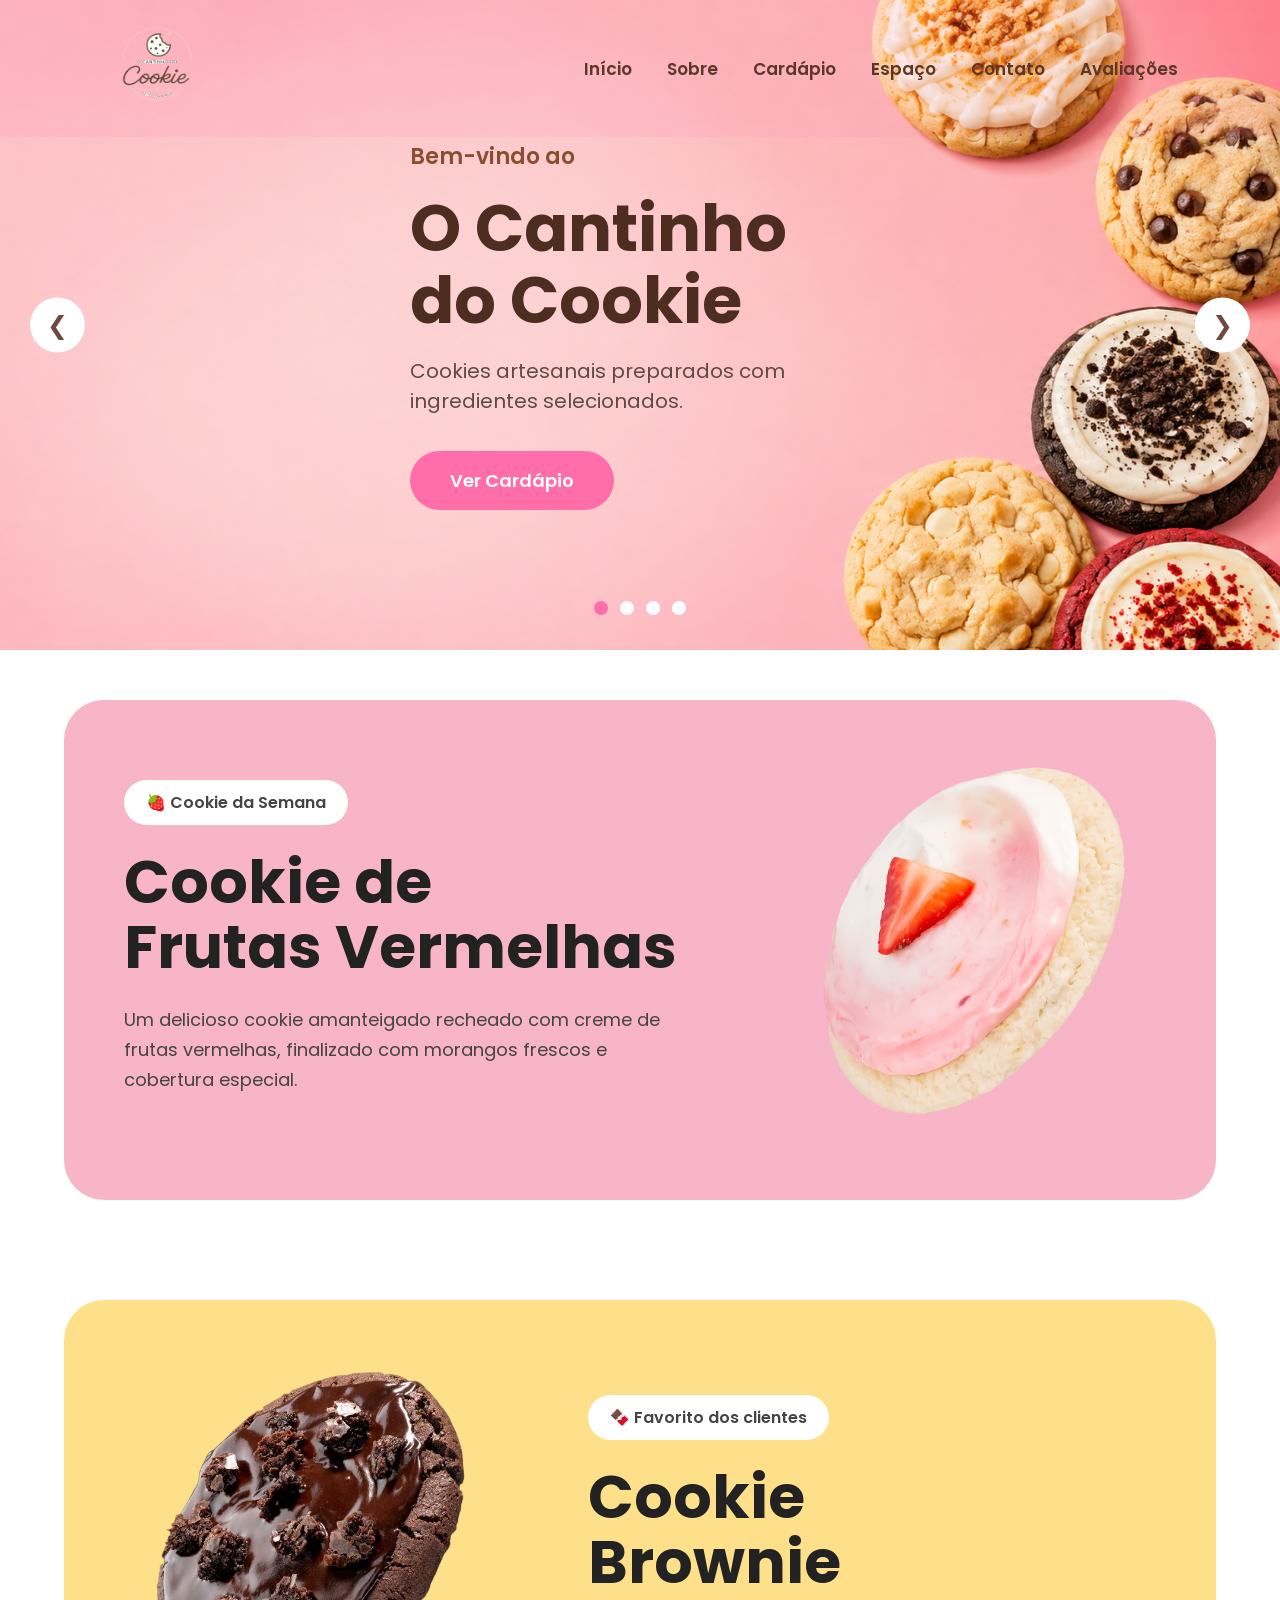
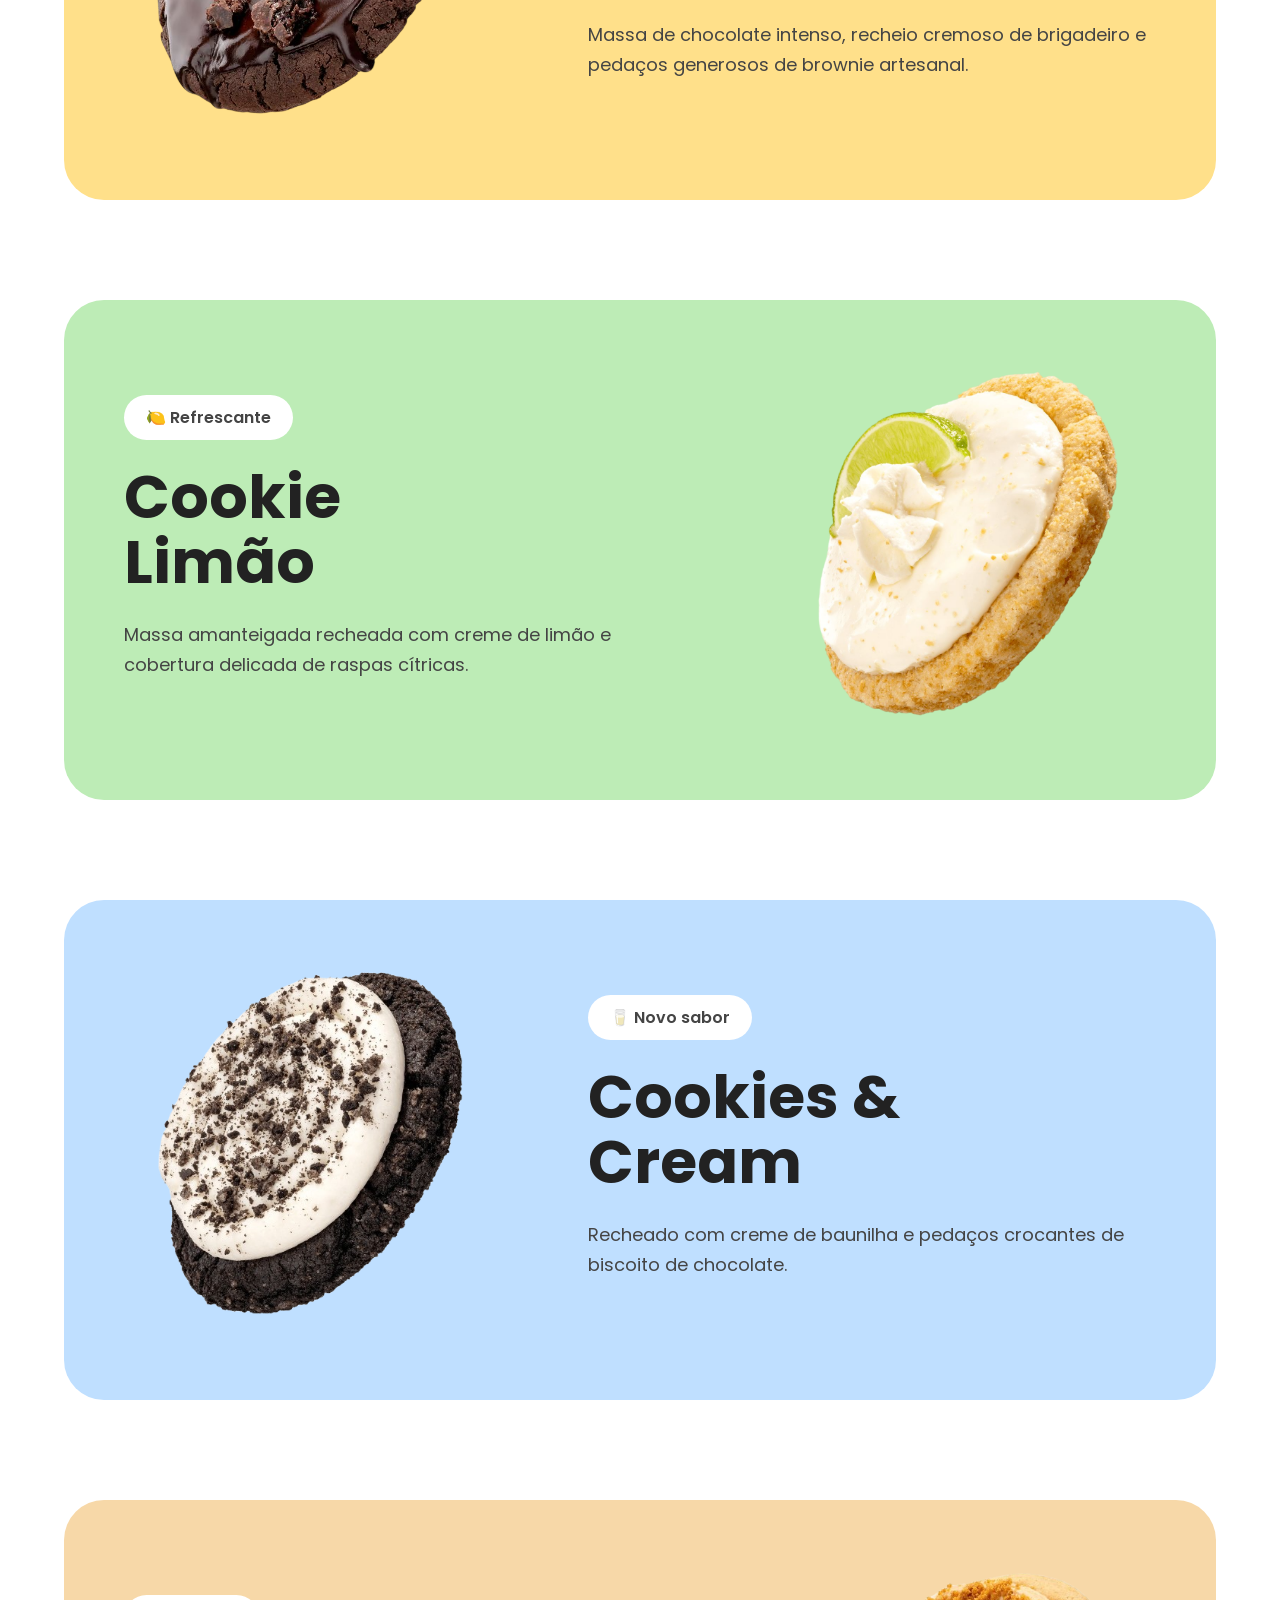
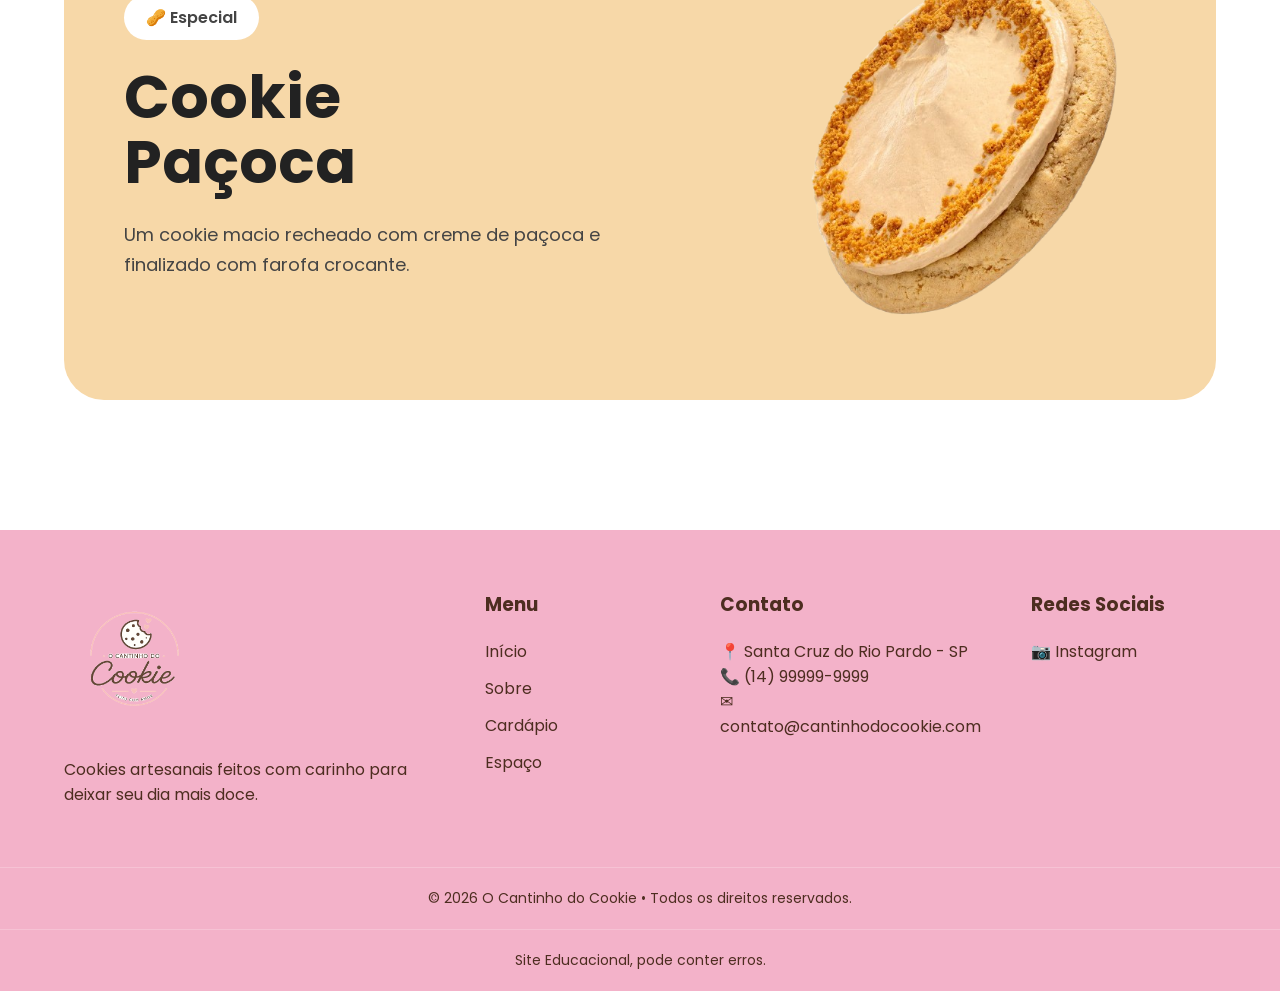
<file: index.html>
<!DOCTYPE html>
<html lang="pt-BR">

<head>
    <meta charset="UTF-8">
    <meta name="viewport" content="width=device-width, initial-scale=1.0">
    <title>O Cantinho do Cookie</title>

    <link rel="preconnect" href="https://fonts.googleapis.com">
    <link rel="preconnect" href="https://fonts.gstatic.com" crossorigin>
    <link href="https://fonts.googleapis.com/css2?family=Poppins:wght@300;400;500;600;700;800&display=swap"
        rel="stylesheet">

    <link rel="stylesheet" href="style.css">
</head>

<body>

    <!-- ================= HEADER ================= -->
    <header>
        <div class="logo">
            <img src="imagens/logo cantinho do cookie.png" alt="O Cantinho do Cookie">
        </div>

        <input type="checkbox" id="menu-toggle" class="menu-toggle">
        <label for="menu-toggle" class="menu-icon">&#9776;</label>

        <nav>
            <ul>
                <li><a href="index.html">Início</a></li>
                <li><a href="Sobrenós.html">Sobre</a></li>
                <li><a href="Cardapio.html">Cardápio</a></li>
                <li><a href="Espaçofilmes.html">Espaço</a></li>
                <li><a href="Contato.html">Contato</a></li>
                <li><a href="Avaliações.html">Avaliações</a></li>
            </ul>
        </nav>
    </header>

    <!-- ================= BANNER ================= -->
    <section class="banner">
        <div class="slider">

            <!-- Banner 1 -->
<div class="slide active"
     style="background-image: url('imagens/CookieBanner2.png'); background-repeat: no-repeat; background-position: right center; background-size: cover;">
                <div class="texto">
                    <span>Bem-vindo ao</span>
                    <h1>O Cantinho do Cookie</h1>
                    <p>Cookies artesanais preparados com ingredientes selecionados.</p>
                    <a href="Cardapio.html" class="botao">Ver Cardápio</a>
                </div>
            </div>

            <!-- Banner 2 -->
            <div class="slide"
                style="background-image: url('imagens/Bannersodapromocional.png'); background-repeat: no-repeat; background-position: center; background-size: cover;">
            </div>

            <!-- Banner 3 -->
            <div class="slide"
                style="background-image: url('imagens/bannerMilkShake.png'); background-repeat: no-repeat; background-position: center; background-size: cover;">
                <div class="texto">
                    <span style="color: whitesmoke">Novidade</span>
                    <h1 class="h1_esp">Milkshakes Cremosos</h1>
                    <p class="p-branco">O acompanhamento perfeito para qualquer cookie.</p>
                    <a href="Cardapio.html" class="botao">Conheça</a>
                </div>
            </div>

            <!-- Banner 4 -->
            <div class="slide"
                style="background-image: url('imagens/Bannercookiepromocional.png'); background-repeat: no-repeat; background-position: center; background-size: cover;">
            </div>

        </div>

        <!-- Controles -->
        <button class="prev" aria-label="Anterior">&#10094;</button>
        <button class="next" aria-label="Próximo">&#10095;</button>

        <!-- Indicadores -->
        <div class="dots">
            <span class="dot active"></span>
            <span class="dot"></span>
            <span class="dot"></span>
            <span class="dot"></span>
        </div>
    </section>

    <!-- ================= COOKIES DA SEMANA ================= -->

    <!-- Card 1 (Direita) -->
    <section class="cookie-card">
        <div class="cookie-box rosa">
            <div class="cookie-texto">
                <span class="tag">🍓 Cookie da Semana</span>
                <h2>Cookie de<br>Frutas Vermelhas</h2>
                <p>Um delicioso cookie amanteigado recheado com creme de frutas vermelhas, finalizado com morangos
                    frescos e cobertura especial.</p>
            </div>
            <img src="imagens/Frutas vermelhas.png" class="cookie-img" alt="Cookie de Frutas Vermelhas">
        </div>
    </section>

    <!-- Card 2 (Invertido / Esquerda) -->
    <section class="cookie-card reverse">
        <div class="cookie-box amarelo">
            <div class="cookie-texto">
                <span class="tag">🍫 Favorito dos clientes</span>
                <h2>Cookie<br>Brownie</h2>
                <p>Massa de chocolate intenso, recheio cremoso de brigadeiro e pedaços generosos de brownie artesanal.
                </p>
            </div>
            <img src="imagens/Cookie Brownie.png" class="cookie-img" alt="Cookie Brownie">
        </div>
    </section>

    <!-- Card 3 (Direita) -->
    <section class="cookie-card">
        <div class="cookie-box verde">
            <div class="cookie-texto">
                <span class="tag">🍋 Refrescante</span>
                <h2>Cookie<br>Limão</h2>
                <p>Massa amanteigada recheada com creme de limão e cobertura delicada de raspas cítricas.</p>
            </div>
            <img src="imagens/Limão.png" class="cookie-img" alt="Cookie de Limão">
        </div>
    </section>

    <!-- Card 4 (Invertido / Esquerda) -->
    <section class="cookie-card reverse">
        <div class="cookie-box azul">
            <div class="cookie-texto">
                <span class="tag">🥛 Novo sabor</span>
                <h2>Cookies &<br>Cream</h2>
                <p>Recheado com creme de baunilha e pedaços crocantes de biscoito de chocolate.</p>
            </div>
            <img src="imagens/Cookie cream.png" class="cookie-img" alt="Cookies and Cream">
        </div>
    </section>

    <!-- Card 5 (Direita) -->
    <section class="cookie-card">
        <div class="cookie-box bege">
            <div class="cookie-texto">
                <span class="tag">🥜 Especial</span>
                <h2>Cookie<br>Paçoca</h2>
                <p>Um cookie macio recheado com creme de paçoca e finalizado com farofa crocante.</p>
            </div>
            <img src="imagens/Paçoca.png" class="cookie-img" alt="Cookie de Paçoca">
        </div>
    </section>

    <!-- ================= FOOTER ================= -->
    <footer class="footer">
        <div class="footer-container">
            <div class="footer-logo">
                <img src="imagens/logo cantinho do cookie.png" alt="O Cantinho do Cookie Logo">
                <p>Cookies artesanais feitos com carinho para deixar seu dia mais doce.</p>
            </div>

            <div class="footer-links">
                <h3>Menu</h3>
                <ul>
                    <li><a href="cookie.html">Início</a></li>
                    <li><a href="Sobrenós.html">Sobre</a></li>
                    <li><a href="Cardapio.html">Cardápio</a></li>
                    <li><a href="Espaçofilmes.html">Espaço</a></li>
                </ul>
            </div>

            <div class="footer-contato">
                <h3>Contato</h3>
                <p>📍 Santa Cruz do Rio Pardo - SP</p>
                <p>📞 (14) 99999-9999</p>
                <p>✉ contato@cantinhodocookie.com</p>
            </div>

            <div class="footer-redes">
                <h3>Redes Sociais</h3>
                <a href="#">📷 Instagram</a>
            </div>
        </div>

        <div class="footer-copy">
            © 2026 O Cantinho do Cookie • Todos os direitos reservados.
        </div>
          <div class="footer-copy">
            Site Educacional, pode conter erros.
        </div>
    </footer>

    <script src="Script.js"></script>
</body>

</html>
</file>
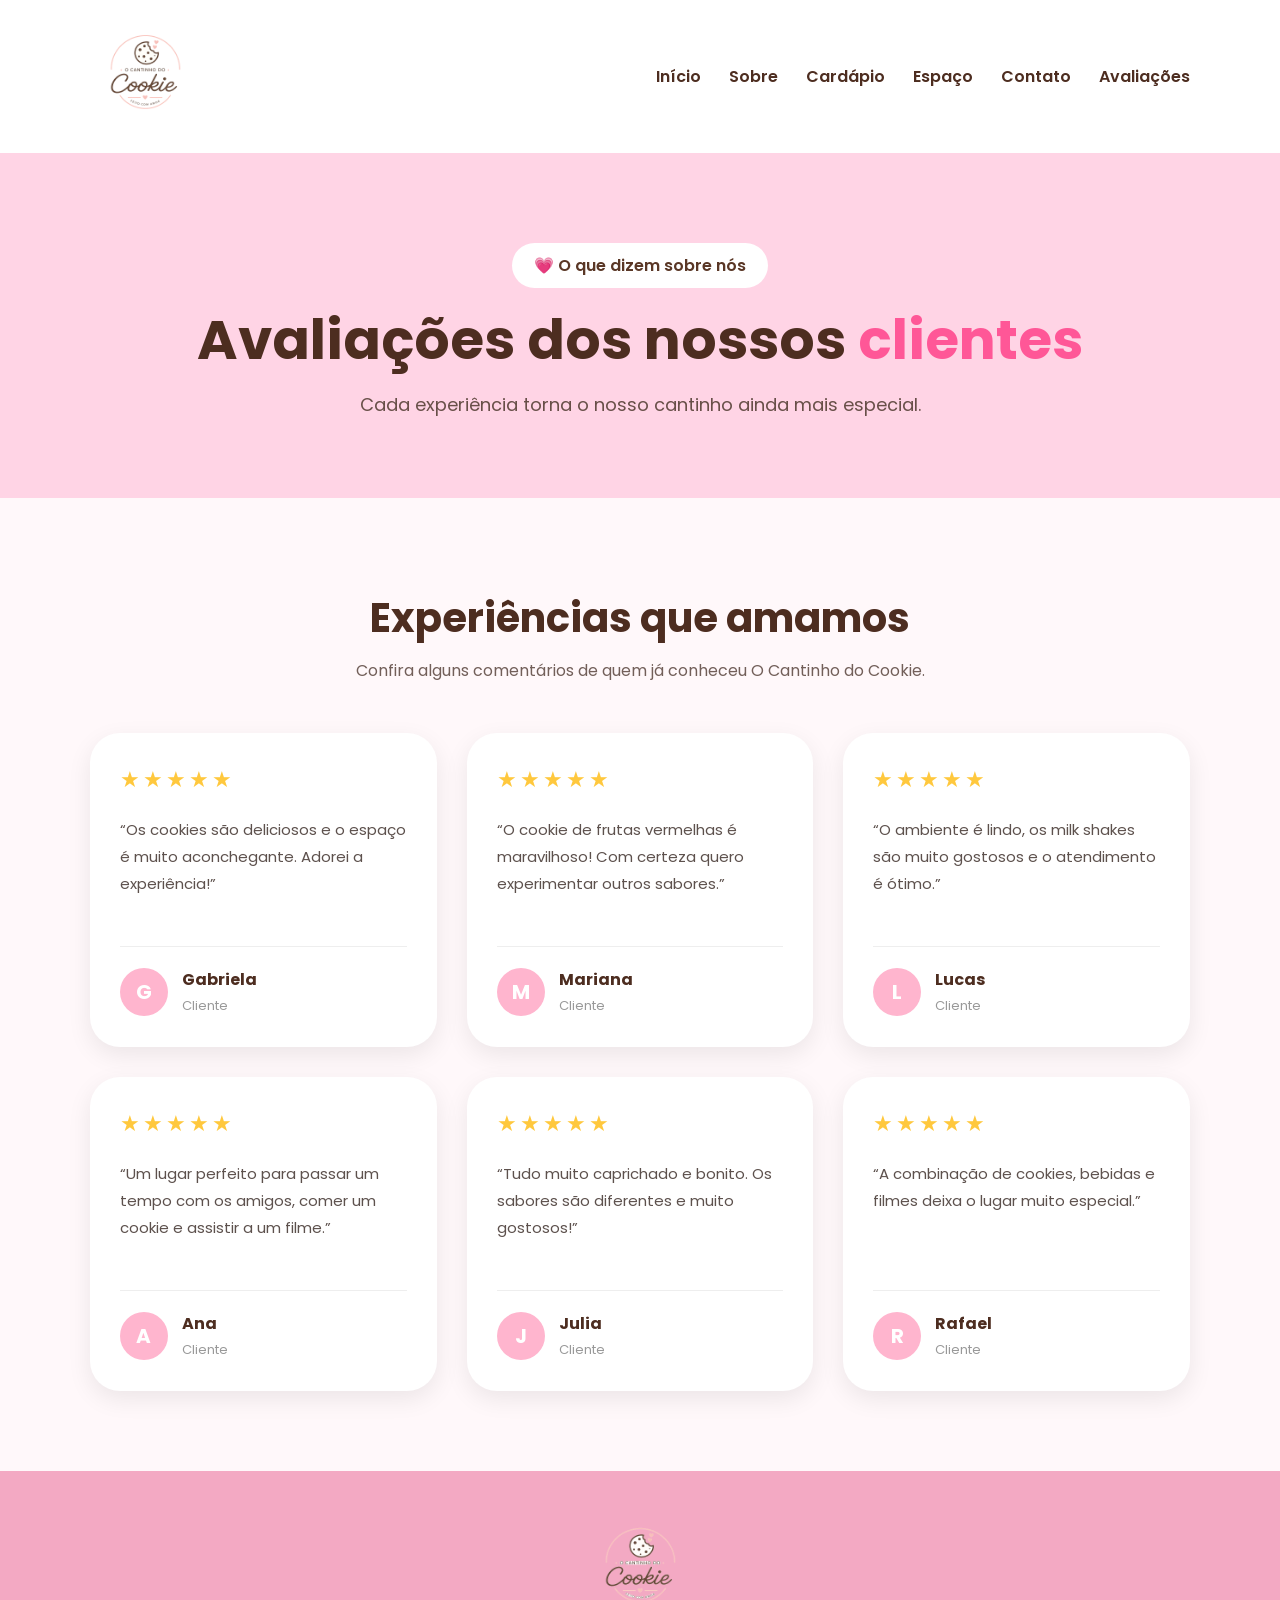
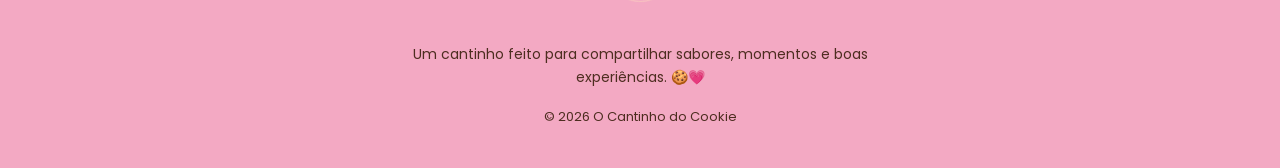
<file: Avaliações.html>
<!DOCTYPE html>
<html lang="pt-BR">

<head>

    <meta charset="UTF-8">
    <meta name="viewport" content="width=device-width, initial-scale=1.0">

    <title>Avaliações | O Cantinho do Cookie</title>

    <link rel="preconnect" href="https://fonts.googleapis.com">
    <link rel="preconnect" href="https://fonts.gstatic.com" crossorigin>

    <link href="https://fonts.googleapis.com/css2?family=Poppins:wght@300;400;500;600;700;800&display=swap" rel="stylesheet">

    <link rel="stylesheet" href="Avaliações.css">

</head>

<body>


<!-- ================= HEADER ================= -->

<header>

    <div class="logo">

        <img src="imagens/logo cantinho do cookie.png" alt="O Cantinho do Cookie">

    </div>

    <nav>

        <ul>

            <li>
                <a href="index.html">Início</a>
            </li>

            <li>
                <a href="Sobrenós.html">Sobre</a>
            </li>

            <li>
                <a href="Cardapio.html">Cardápio</a>
            </li>

            <li>
                <a href="Espaçofilmes.html">Espaço</a>
            </li>

            <li>
                <a href="Contato.html">Contato</a>
            </li>

            <li>
                <a href="Avaliações.html">Avaliações</a>
            </li>

        </ul>

    </nav>

</header>


<!-- ================= CAPA ================= -->

<section class="capa-avaliacoes">

    <span>💗 O que dizem sobre nós</span>

    <h1>
        Avaliações dos nossos
        <strong>clientes</strong>
    </h1>

    <p>
        Cada experiência torna o nosso cantinho ainda mais especial.
    </p>

</section>


<!-- ================= AVALIAÇÕES ================= -->

<section class="avaliacoes">

    <div class="titulo">

        <h2>Experiências que amamos</h2>

        <p>
            Confira alguns comentários de quem já conheceu
            O Cantinho do Cookie.
        </p>

    </div>


    <div class="cards-avaliacoes">


        <!-- AVALIAÇÃO 1 -->

        <article class="avaliacao">

            <div class="estrelas">
                ★★★★★
            </div>

            <p>
                “Os cookies são deliciosos e o espaço é muito
                aconchegante. Adorei a experiência!”
            </p>

            <div class="cliente">

                <div class="avatar">
                    G
                </div>

                <div>
                    <h3>Gabriela</h3>
                    <span>Cliente</span>
                </div>

            </div>

        </article>


        <!-- AVALIAÇÃO 2 -->

        <article class="avaliacao">

            <div class="estrelas">
                ★★★★★
            </div>

            <p>
                “O cookie de frutas vermelhas é maravilhoso!
                Com certeza quero experimentar outros sabores.”
            </p>

            <div class="cliente">

                <div class="avatar">
                    M
                </div>

                <div>
                    <h3>Mariana</h3>
                    <span>Cliente</span>
                </div>

            </div>

        </article>


        <!-- AVALIAÇÃO 3 -->

        <article class="avaliacao">

            <div class="estrelas">
                ★★★★★
            </div>

            <p>
                “O ambiente é lindo, os milk shakes são
                muito gostosos e o atendimento é ótimo.”
            </p>

            <div class="cliente">

                <div class="avatar">
                    L
                </div>

                <div>
                    <h3>Lucas</h3>
                    <span>Cliente</span>
                </div>

            </div>

        </article>


        <!-- AVALIAÇÃO 4 -->

        <article class="avaliacao">

            <div class="estrelas">
                ★★★★★
            </div>

            <p>
                “Um lugar perfeito para passar um tempo com
                os amigos, comer um cookie e assistir a um filme.”
            </p>

            <div class="cliente">

                <div class="avatar">
                    A
                </div>

                <div>
                    <h3>Ana</h3>
                    <span>Cliente</span>
                </div>

            </div>

        </article>


        <!-- AVALIAÇÃO 5 -->

        <article class="avaliacao">

            <div class="estrelas">
                ★★★★★
            </div>

            <p>
                “Tudo muito caprichado e bonito. Os sabores
                são diferentes e muito gostosos!”
            </p>

            <div class="cliente">

                <div class="avatar">
                    J
                </div>

                <div>
                    <h3>Julia</h3>
                    <span>Cliente</span>
                </div>

            </div>

        </article>


        <!-- AVALIAÇÃO 6 -->

        <article class="avaliacao">

            <div class="estrelas">
                ★★★★★
            </div>

            <p>
                “A combinação de cookies, bebidas e filmes
                deixa o lugar muito especial.”
            </p>

            <div class="cliente">

                <div class="avatar">
                    R
                </div>

                <div>
                    <h3>Rafael</h3>
                    <span>Cliente</span>

                </div>

            </div>

        </article>


    </div>

</section>


<!-- ================= FOOTER ================= -->

<footer>

    <div class="footer-logo">

        <img src="imagens/logo cantinho do cookie.png" alt="O Cantinho do Cookie">

    </div>

    <p>
        Um cantinho feito para compartilhar sabores,
        momentos e boas experiências. 🍪💗
    </p>

    <span>
        © 2026 O Cantinho do Cookie
    </span>

</footer>


</body>

</html>
</file>
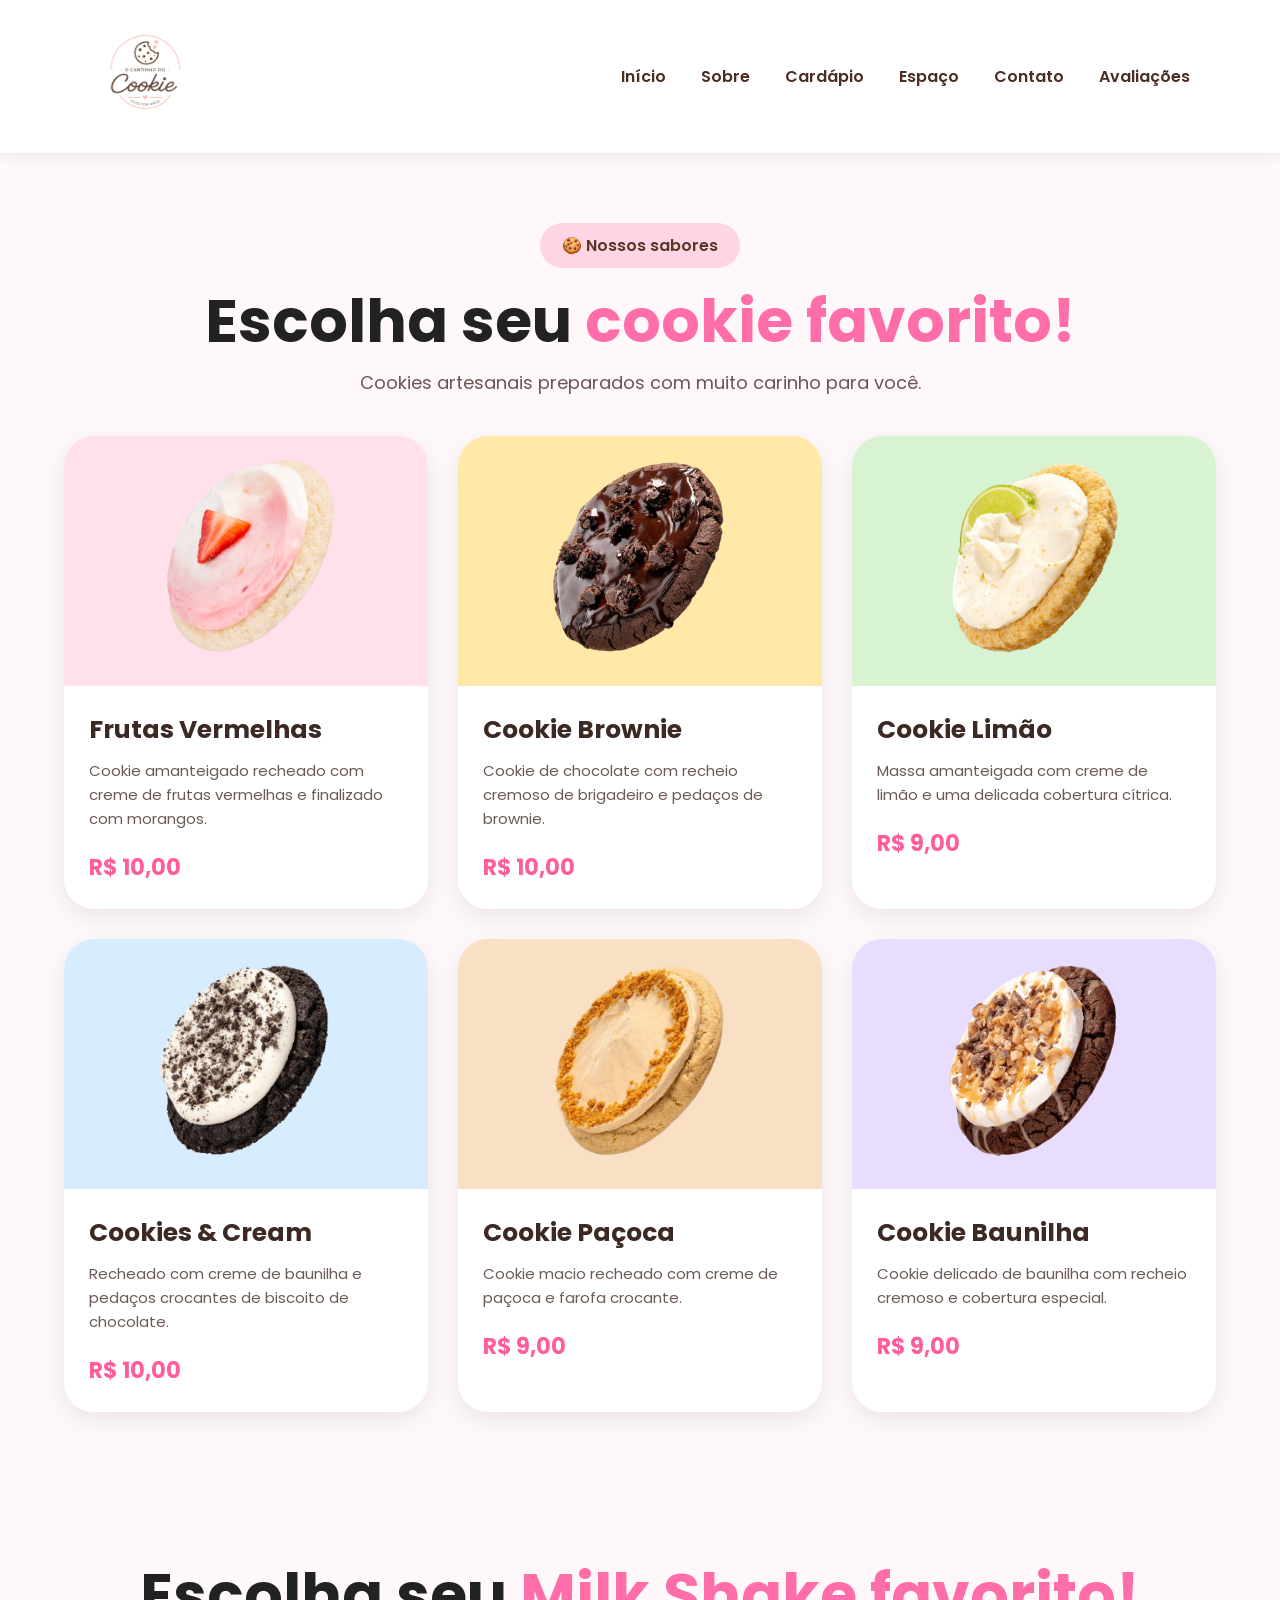
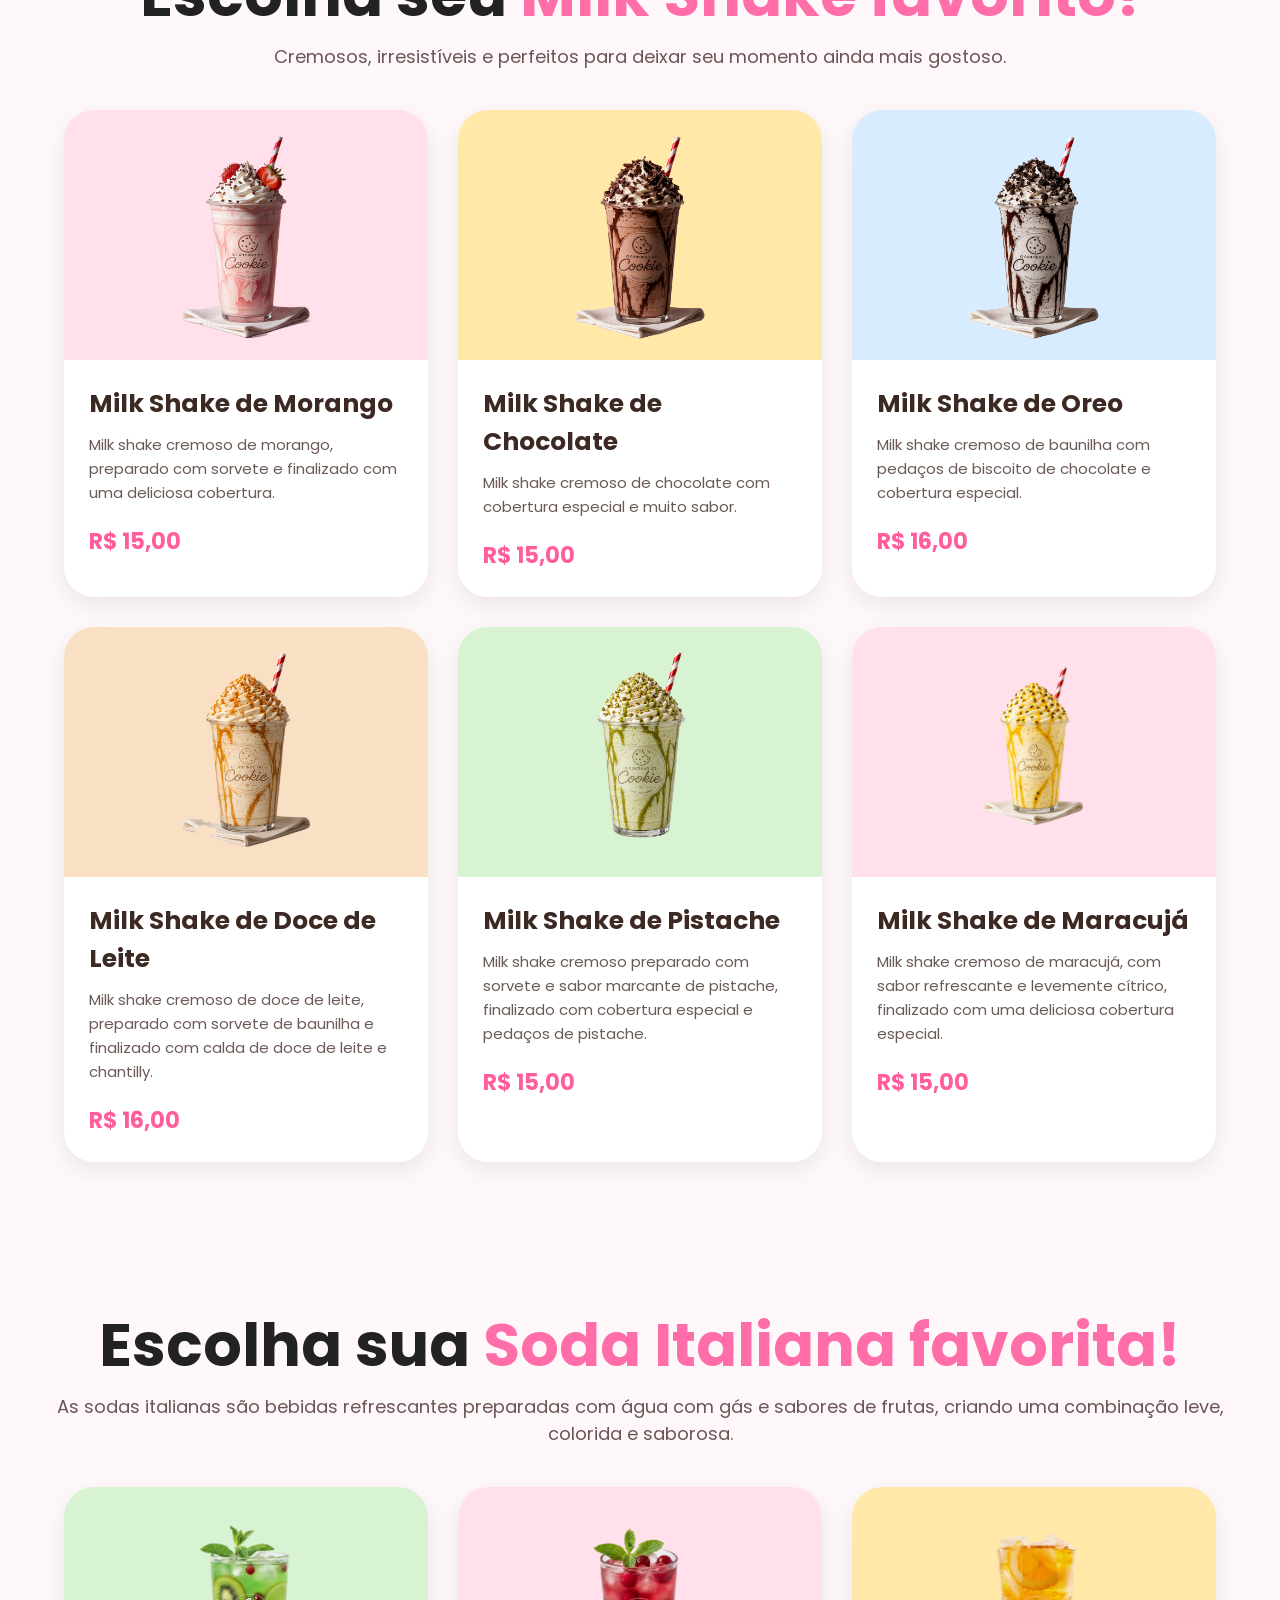
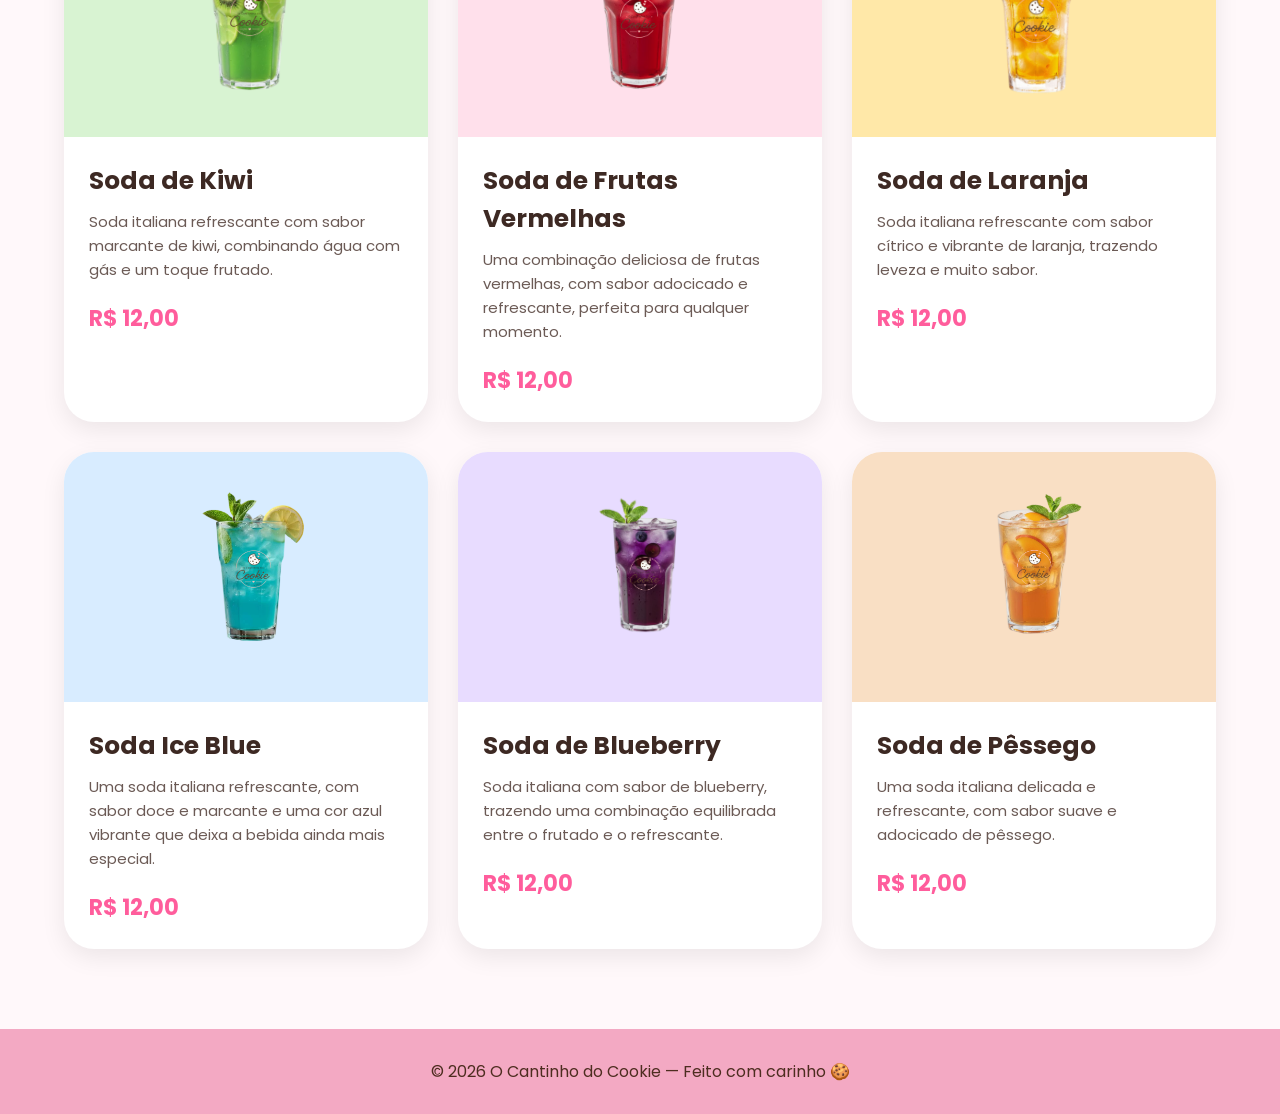
<file: Cardapio.html>
<!DOCTYPE html>
<html lang="pt-BR">

<head>
    <meta charset="UTF-8">
    <meta name="viewport" content="width=device-width, initial-scale=1.0">

    <title>Cardápio | O Cantinho do Cookie</title>

    <link rel="preconnect" href="https://fonts.googleapis.com">
    <link rel="preconnect" href="https://fonts.gstatic.com" crossorigin>

    <link href="https://fonts.googleapis.com/css2?family=Poppins:wght@300;400;500;600;700;800&display=swap"
        rel="stylesheet">

    <style>
        * {
            margin: 0;
            padding: 0;
            box-sizing: border-box;
            font-family: 'Poppins', sans-serif;
        }

        body {
            background: #fff8fa;
            color: #222;
        }

        /* ================= HEADER ================= */

        header {
            width: 100%;
            padding: 18px 7%;
            display: flex;
            justify-content: space-between;
            align-items: center;
            background: white;
            box-shadow: 0 2px 15px rgba(0, 0, 0, .08);
        }

        .logo img {
            width: 110px;
        }

        nav ul {
            display: flex;
            gap: 35px;
            list-style: none;
        }

        nav a {
            text-decoration: none;
            color: #4d2d20;
            font-weight: 600;
            transition: .3s;
        }

        nav a:hover {
            color: #ff6ea9;
        }

        /* ================= TÍTULO ================= */

        .titulo-cardapio {
            text-align: center;
            padding: 70px 20px 40px;
        }

        .tag {
            display: inline-block;
            background: #ffd4e5;
            color: #5a3726;
            padding: 10px 22px;
            border-radius: 30px;
            font-weight: 600;
            margin-bottom: 20px;
        }

        .titulo-cardapio h1 {
            font-size: 60px;
            line-height: 1.1;
            margin-bottom: 15px;
            color: #222;
        }

        .titulo-cardapio h1 span {
            color: #ff6ea9;
        }

        .titulo-cardapio p {
            font-size: 18px;
            color: #6b5555;
        }

        /* ================= CARDÁPIO ================= */

        .cardapio {
            width: 90%;
            max-width: 1300px;
            margin: 0 auto 80px;

            display: grid;
            grid-template-columns: repeat(3, 1fr);
            gap: 30px;
        }

        /* ================= CARD ================= */

        .produto {
            background: white;
            border-radius: 30px;
            overflow: hidden;
            box-shadow: 0 8px 25px rgba(0, 0, 0, .08);
            transition: .3s;
        }

        .produto:hover {
            transform: translateY(-8px);
            box-shadow: 0 15px 35px rgba(0, 0, 0, .12);
        }

        .produto-imagem {
            width: 100%;
            height: 250px;
            display: flex;
            justify-content: center;
            align-items: center;
            padding: 20px;
        }

        .produto-imagem img {
            width: 100%;
            height: 100%;
            object-fit: contain;
            transition: .3s;
        }

        .produto:hover .produto-imagem img {
            transform: scale(1.08);
        }

        .produto-info {
            padding: 25px;
        }

        .produto-info h2 {
            font-size: 25px;
            color: #3d2923;
            margin-bottom: 10px;
        }

        .produto-info p {
            font-size: 15px;
            line-height: 1.6;
            color: #6b5a55;
            margin-bottom: 20px;
        }

        .produto-baixo {
            display: flex;
            justify-content: space-between;
            align-items: center;
        }

        .preco {
            font-size: 22px;
            font-weight: 700;
            color: #ff5d9c;
        }

        .pedido {
            background: #222;
            color: white;
            text-decoration: none;
            padding: 10px 18px;
            border-radius: 25px;
            font-size: 14px;
            font-weight: 600;
            transition: .3s;
        }

        .pedido:hover {
            background: #ff6ea9;
        }

        /* ================= CORES DOS CARDS ================= */

        .rosa {
            background: #ffe0eb;
        }

        .amarelo {
            background: #ffe8a8;
        }

        .verde {
            background: #d8f3d2;
        }

        .azul {
            background: #d8ecff;
        }

        .bege {
            background: #f9dfc4;
        }

        .roxo {
            background: #e8dcff;
        }

        /* ================= FOOTER ================= */

        footer {
            background: #f3a9c3;
            padding: 30px;
            text-align: center;
            color: #4d2d20;
        }

        /* ================= RESPONSIVO ================= */

        @media(max-width:900px) {

            .cardapio {
                grid-template-columns: repeat(2, 1fr);
            }

            .titulo-cardapio h1 {
                font-size: 45px;
            }

        }

        @media(max-width:600px) {

            header {
                flex-direction: column;
                gap: 15px;
            }

            nav ul {
                gap: 15px;
                flex-wrap: wrap;
                justify-content: center;
            }

            .cardapio {
                grid-template-columns: 1fr;
            }

            .titulo-cardapio h1 {
                font-size: 40px;
            }

        }
    </style>

</head>

<body>

    <!-- ================= HEADER ================= -->

    <header>

        <div class="logo">
            <img src="imagens/logo cantinho do cookie.png" alt="O Cantinho do Cookie">
        </div>

        <nav>

            <ul>

                <li><a href="index.html">Início</a></li>

                <li><a href="Sobrenós.html">Sobre</a></li>

                <li><a href="Cardapio.html">Cardápio</a></li>

                <li><a href="Espaçofilmes.html">Espaço</a></li>

                <li><a href="Contato.html">Contato</a></li>

                <li><a href="Avaliações.html">Avaliações</a></li>

            </ul>

        </nav>

    </header>


    <!-- ================= TÍTULO ================= -->

    <section class="titulo-cardapio">

        <span class="tag">🍪 Nossos sabores</span>

        <h1>
            Escolha seu <span>cookie favorito!</span>
        </h1>

        <p>
            Cookies artesanais preparados com muito carinho para você.
        </p>

    </section>


    <!-- ================= PRODUTOS ================= -->

    <main class="cardapio">


        <!-- COOKIE 1 -->

        <article class="produto">

            <div class="produto-imagem rosa">

                <img src="imagens/Frutas vermelhas.png" alt="Cookie de Frutas Vermelhas">

            </div>

            <div class="produto-info">

                <h2>Frutas Vermelhas</h2>

                <p>
                    Cookie amanteigado recheado com creme de frutas vermelhas
                    e finalizado com morangos.
                </p>

                <div class="produto-baixo">

                    <span class="preco">R$ 10,00</span>

                </div>

            </div>

        </article>


        <!-- COOKIE 2 -->

        <article class="produto">

            <div class="produto-imagem amarelo">

                <img src="imagens/Cookie Brownie.png" alt="Cookie Brownie">

            </div>

            <div class="produto-info">

                <h2>Cookie Brownie</h2>

                <p>
                    Cookie de chocolate com recheio cremoso de brigadeiro
                    e pedaços de brownie.
                </p>

                <div class="produto-baixo">

                    <span class="preco">R$ 10,00</span>

                </div>

            </div>

        </article>


        <!-- COOKIE 3 -->

        <article class="produto">

            <div class="produto-imagem verde">

                <img src="imagens/Limão.png" alt="Cookie de Limão">

            </div>

            <div class="produto-info">

                <h2>Cookie Limão</h2>

                <p>
                    Massa amanteigada com creme de limão e uma delicada
                    cobertura cítrica.
                </p>

                <div class="produto-baixo">

                    <span class="preco">R$ 9,00</span>

                </div>

            </div>

        </article>


        <!-- COOKIE 4 -->

        <article class="produto">

            <div class="produto-imagem azul">

                <img src="imagens/Cookie cream.png" alt="Cookies and Cream">

            </div>

            <div class="produto-info">

                <h2>Cookies & Cream</h2>

                <p>
                    Recheado com creme de baunilha e pedaços crocantes
                    de biscoito de chocolate.
                </p>

                <div class="produto-baixo">

                    <span class="preco">R$ 10,00</span>

                </div>

            </div>

        </article>


        <!-- COOKIE 5 -->

        <article class="produto">

            <div class="produto-imagem bege">

                <img src="imagens/Paçoca.png" alt="Cookie de Paçoca">

            </div>

            <div class="produto-info">

                <h2>Cookie Paçoca</h2>

                <p>
                    Cookie macio recheado com creme de paçoca e
                    farofa crocante.
                </p>

                <div class="produto-baixo">

                    <span class="preco">R$ 9,00</span>

                </div>

            </div>

        </article>


        <!-- COOKIE 6 -->

        <article class="produto">

            <div class="produto-imagem roxo">

                <img src="imagens/Cookie de Baunilha.png" alt="Cookie de Baunilha">

            </div>

            <div class="produto-info">

                <h2>Cookie Baunilha</h2>

                <p>
                    Cookie delicado de baunilha com recheio cremoso
                    e cobertura especial.
                </p>

                <div class="produto-baixo">

                    <span class="preco">R$ 9,00</span>

                </div>

            </div>

        </article>
    </main>

    <!-- ================= TÍTULO ================= -->

    <section class="titulo-cardapio">

        <h1>
            Escolha seu <span>Milk Shake favorito!</span>
        </h1>

        <p>
            Cremosos, irresistíveis e perfeitos para deixar seu momento ainda mais gostoso.
        </p>

    </section>
    <main class="cardapio">

        <!-- MILK SHAKE 1 -->

        <article class="produto">

            <div class="produto-imagem rosa">

                <img src="imagens/Milk shake morango.png" alt="Milk Shake de Morango">

            </div>

            <div class="produto-info">

                <h2>Milk Shake de Morango</h2>

                <p>
                    Milk shake cremoso de morango, preparado com sorvete
                    e finalizado com uma deliciosa cobertura.
                </p>

                <div class="produto-baixo">

                    <span class="preco">R$ 15,00</span>
                </div>

            </div>

        </article>


        <!-- MILK SHAKE 2 -->

        <article class="produto">

            <div class="produto-imagem amarelo">

                <img src="imagens/Milk shake chocolate.png" alt="Milk Shake de Chocolate">

            </div>

            <div class="produto-info">

                <h2>Milk Shake de Chocolate</h2>

                <p>
                    Milk shake cremoso de chocolate com cobertura especial
                    e muito sabor.
                </p>

                <div class="produto-baixo">

                    <span class="preco">R$ 15,00</span>

                </div>


            </div>

        </article>

        <!-- MILK SHAKE 3 -->

        <article class="produto">

            <div class="produto-imagem azul">

                <img src="imagens/Milk shake oreo.png" alt="Milk Shake de Oreo">

            </div>

            <div class="produto-info">

                <h2>Milk Shake de Oreo</h2>

                <p>
                    Milk shake cremoso de baunilha com pedaços de biscoito
                    de chocolate e cobertura especial.
                </p>

                <div class="produto-baixo">

                    <span class="preco">R$ 16,00</span>

                </div>

            </div>

        </article>

        <!-- MILK SHAKE 4 -->

        <article class="produto">

            <div class="produto-imagem bege">

                <img src="imagens/Milk shake doce de leite.png" alt="Milk Shake de Oreo">

            </div>

            <div class="produto-info">

                <h2>Milk Shake de Doce de Leite</h2>

                <p>
                    Milk shake cremoso de doce de leite, preparado com sorvete de baunilha e finalizado com calda de
                    doce de leite e chantilly.
                </p>

                <div class="produto-baixo">

                    <span class="preco">R$ 16,00</span>

                </div>

            </div>

        </article>

        <!-- MILK SHAKE 5 -->

        <article class="produto">

            <div class="produto-imagem verde">

                <img src="imagens/pistache.png" alt="Milk Shake de Pistache">

            </div>

            <div class="produto-info">

                <h2>Milk Shake de Pistache</h2>

                <p>
                    Milk shake cremoso preparado com sorvete e sabor marcante de pistache, finalizado com cobertura
                    especial e pedaços de pistache.
                </p>

                <div class="produto-baixo">

                    <span class="preco">R$ 15,00</span>

                </div>

            </div>

        </article>

        <!-- MILK SHAKE 6 -->

        <article class="produto">

            <div class="produto-imagem rosa">

                <img src="imagens/Milk Shake maracujá.png" alt="Milk Shake de Maracujá">

            </div>

            <div class="produto-info">

                <h2>Milk Shake de Maracujá</h2>

                <p>
                    Milk shake cremoso de maracujá, com sabor refrescante e levemente cítrico, finalizado com uma
                    deliciosa cobertura especial.
                </p>

                <div class="produto-baixo">

                    <span class="preco">R$ 15,00</span>
                </div>

            </div>

        </article>
    </main>

        <!-- ================= TÍTULO ================= -->

        <section class="titulo-cardapio">

            <h1>
                Escolha sua <span>Soda Italiana favorita!</span>
            </h1>

            <p>
                As sodas italianas são bebidas refrescantes preparadas com água com gás e sabores de frutas, criando uma
                combinação leve, colorida e saborosa.
            </p>

        </section>
         <!-- ================= PRODUTOS ================= -->

    <main class="cardapio">


        <!-- Soda italiana 1 -->

        <article class="produto">

            <div class="produto-imagem verde">

                <img src="imagens/Soda italiana kiwi.png" alt="Soda italiana de Kiwi">

            </div>

            <div class="produto-info">

                <h2>Soda de Kiwi</h2>

                <p>
                    Soda italiana refrescante com sabor marcante de kiwi, combinando água com gás e um toque frutado.
                </p>

                <div class="produto-baixo">

                    <span class="preco">R$ 12,00</span>

                </div>

            </div>

        </article>


        <!-- Soda italiana  2 -->

        <article class="produto">

            <div class="produto-imagem rosa">

                <img src="imagens/Soda italiana de frutas vermelhas.png" alt="Soda de Frutas Vermelhas">

            </div>

            <div class="produto-info">

                <h2>Soda de Frutas Vermelhas</h2>

                <p>
                    Uma combinação deliciosa de frutas vermelhas, com sabor adocicado e refrescante, perfeita para qualquer momento.
                </p>

                <div class="produto-baixo">

                    <span class="preco">R$ 12,00</span>
                </div>

            </div>

        </article>


        <!-- Soda italiana  3 -->

        <article class="produto">

            <div class="produto-imagem amarelo">

                <img src="imagens/Soda italiana de laranja.png" alt="Soda de Laranja">

            </div>

            <div class="produto-info">

                <h2>Soda de Laranja</h2>

                <p>
                    Soda italiana refrescante com sabor cítrico e vibrante de laranja, trazendo leveza e muito sabor.
                </p>

                <div class="produto-baixo">

                    <span class="preco">R$ 12,00</span>

                </div>

            </div>

        </article>


        <!-- Soda italiana  4 -->

        <article class="produto">

            <div class="produto-imagem azul">

                <img src="imagens/Soda italiana ice blue.png" alt="Soda ice blue">

            </div>

            <div class="produto-info">

                <h2>Soda Ice Blue</h2>

                <p>
                    Uma soda italiana refrescante, com sabor doce e marcante e uma cor azul vibrante que deixa a bebida ainda mais especial.
                </p>

                <div class="produto-baixo">

                    <span class="preco">R$ 12,00</span>
                </div>

            </div>

        </article>


        <!-- Soda italiana  5 -->

        <article class="produto">

            <div class="produto-imagem roxo">

                <img src="imagens/Soda italiana de blueberry.png" alt="Soda de Blueberry">

            </div>

            <div class="produto-info">

                <h2>Soda de Blueberry</h2>

                <p>
                    Soda italiana com sabor de blueberry, trazendo uma combinação equilibrada entre o frutado e o refrescante.
                </p>

                <div class="produto-baixo">

                    <span class="preco">R$ 12,00</span>

                </div>

            </div>

        </article>


        <!-- Soda italiana  6 -->

        <article class="produto">

            <div class="produto-imagem bege">

                <img src="imagens/Soda italiana de Pêssego.png" alt="Soda de Pêssego">

            </div>

            <div class="produto-info">

                <h2>Soda de Pêssego</h2>

                <p>
                    Uma soda italiana delicada e refrescante, com sabor suave e adocicado de pêssego.
                </p>

                <div class="produto-baixo">

                    <span class="preco">R$ 12,00</span>

                </div>

            </div>

        </article>
    </main>
        


    


    <!-- ================= FOOTER ================= -->

    <footer>

        <p>
            © 2026 O Cantinho do Cookie — Feito com carinho 🍪
        </p>

    </footer>

</body>

</html>
</file>
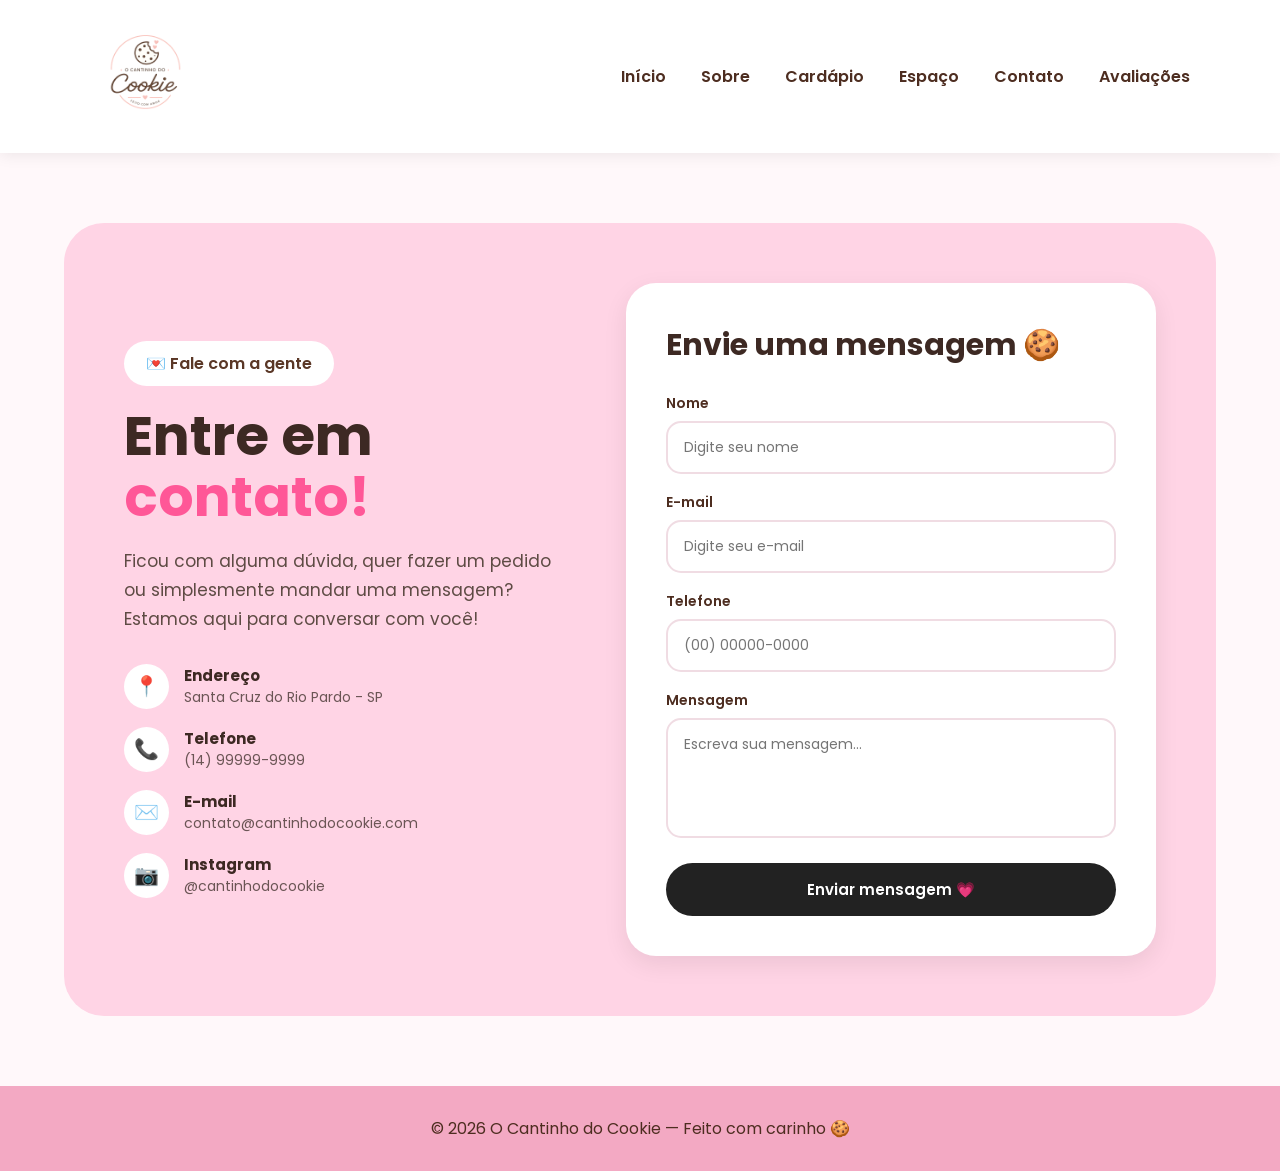
<file: Contato.html>
<!DOCTYPE html>
<html lang="pt-BR">

<head>

    <meta charset="UTF-8">
    <meta name="viewport" content="width=device-width, initial-scale=1.0">

    <title>Contato | O Cantinho do Cookie</title>

    <link rel="preconnect" href="https://fonts.googleapis.com">
    <link rel="preconnect" href="https://fonts.gstatic.com" crossorigin>

    <link href="https://fonts.googleapis.com/css2?family=Poppins:wght@300;400;500;600;700;800&display=swap" rel="stylesheet">

    <style>

        *{
            margin:0;
            padding:0;
            box-sizing:border-box;
            font-family:'Poppins',sans-serif;
        }

        body{
            background:#fff8fa;
            color:#222;
        }

        /* ================= HEADER ================= */

        header{
            width:100%;
            padding:18px 7%;
            display:flex;
            justify-content:space-between;
            align-items:center;
            background:white;
            box-shadow:0 2px 15px rgba(0,0,0,.08);
        }

        .logo img{
            width:110px;
        }

        nav ul{
            display:flex;
            gap:35px;
            list-style:none;
        }

        nav a{
            text-decoration:none;
            color:#4d2d20;
            font-weight:600;
            transition:.3s;
        }

        nav a:hover{
            color:#ff6ea9;
        }

        /* ================= CONTATO ================= */

        .contato{
            width:90%;
            max-width:1200px;
            margin:70px auto;
            padding:60px;

            display:grid;
            grid-template-columns:1fr 1.2fr;
            gap:60px;

            background:#ffd4e5;
            border-radius:40px;
        }

        /* ================= TEXTO ================= */

        .contato-texto{
            display:flex;
            flex-direction:column;
            justify-content:center;
        }

        .tag{
            display:inline-block;
            width:max-content;
            background:white;
            color:#5a3726;
            padding:10px 22px;
            border-radius:30px;
            font-weight:600;
            margin-bottom:20px;
        }

        .contato-texto h1{
            font-size:55px;
            line-height:1.1;
            color:#3d2923;
            margin-bottom:20px;
        }

        .contato-texto h1 span{
            color:#ff5797;
        }

        .contato-texto > p{
            color:#5e4b44;
            line-height:1.7;
            margin-bottom:30px;
            font-size:17px;
        }

        /* ================= INFORMAÇÕES ================= */

        .informacoes{
            display:flex;
            flex-direction:column;
            gap:18px;
        }

        .info{
            display:flex;
            align-items:center;
            gap:15px;
        }

        .icone{
            width:45px;
            height:45px;
            display:flex;
            align-items:center;
            justify-content:center;

            background:white;
            border-radius:50%;

            font-size:20px;
        }

        .info h3{
            font-size:15px;
            color:#3d2923;
        }

        .info p{
            font-size:14px;
            color:#6b5555;
        }

        /* ================= FORMULÁRIO ================= */

        .formulario{
            background:white;
            padding:40px;
            border-radius:30px;
            box-shadow:0 8px 25px rgba(0,0,0,.08);
        }

        .formulario h2{
            font-size:30px;
            color:#3d2923;
            margin-bottom:25px;
        }

        .campo{
            margin-bottom:18px;
        }

        .campo label{
            display:block;
            font-size:14px;
            font-weight:600;
            color:#4d2d20;
            margin-bottom:7px;
        }

        .campo input,
        .campo textarea{
            width:100%;
            padding:14px 16px;

            border:2px solid #f0dce3;
            border-radius:15px;

            outline:none;
            font-size:14px;

            transition:.3s;
        }

        .campo input:focus,
        .campo textarea:focus{
            border-color:#ff8bb5;
        }

        .campo textarea{
            height:120px;
            resize:none;
        }

        .enviar{
            width:100%;
            border:none;
            padding:15px;

            border-radius:30px;

            background:#222;
            color:white;

            font-size:15px;
            font-weight:600;

            cursor:pointer;
            transition:.3s;
        }

        .enviar:hover{
            background:#ff6ea9;
            transform:translateY(-2px);
        }

        /* ================= FOOTER ================= */

        footer{
            background:#f3a9c3;
            padding:30px;
            text-align:center;
            color:#4d2d20;
        }

        /* ================= RESPONSIVO ================= */

        @media(max-width:850px){

            header{
                flex-direction:column;
                gap:15px;
            }

            nav ul{
                gap:15px;
                flex-wrap:wrap;
                justify-content:center;
            }

            .contato{
                grid-template-columns:1fr;
                padding:35px;
            }

            .contato-texto h1{
                font-size:45px;
            }

        }

        @media(max-width:500px){

            .contato{
                width:94%;
                padding:25px;
            }

            .formulario{
                padding:25px;
            }

        }

    </style>

</head>

<body>


    <!-- ================= HEADER ================= -->

    <header>

        <div class="logo">
            <img src="imagens/logo cantinho do cookie.png" alt="O Cantinho do Cookie">
        </div>

        <nav>

            <ul>

                <li><a href="index.html">Início</a></li>

                <li><a href="Sobrenós.html">Sobre</a></li>

                <li><a href="Cardapio.html">Cardápio</a></li>

                <li><a href="Espaçofilmes.html">Espaço</a></li>

                <li><a href="Contato.html">Contato</a></li>

                 <li><a href="Avaliações.html">Avaliações</a></li>

            </ul>

        </nav>

    </header>


    <!-- ================= CONTATO ================= -->

    <main>

        <section class="contato">


            <!-- INFORMAÇÕES -->

            <div class="contato-texto">

                <span class="tag">💌 Fale com a gente</span>

                <h1>
                    Entre em<br>
                    <span>contato!</span>
                </h1>

                <p>
                    Ficou com alguma dúvida, quer fazer um pedido ou
                    simplesmente mandar uma mensagem?
                    Estamos aqui para conversar com você!
                </p>


                <div class="informacoes">

                    <div class="info">

                        <div class="icone">📍</div>

                        <div>
                            <h3>Endereço</h3>
                            <p>Santa Cruz do Rio Pardo - SP</p>
                        </div>

                    </div>


                    <div class="info">

                        <div class="icone">📞</div>

                        <div>
                            <h3>Telefone</h3>
                            <p>(14) 99999-9999</p>
                        </div>

                    </div>


                    <div class="info">

                        <div class="icone">✉️</div>

                        <div>
                            <h3>E-mail</h3>
                            <p>contato@cantinhodocookie.com</p>
                        </div>

                    </div>


                    <div class="info">

                        <div class="icone">📷</div>

                        <div>
                            <h3>Instagram</h3>
                            <p>@cantinhodocookie</p>
                        </div>

                    </div>

                </div>

            </div>


            <!-- FORMULÁRIO -->

            <div class="formulario">

                <h2>Envie uma mensagem 🍪</h2>

                <form>

                    <div class="campo">

                        <label for="nome">
                            Nome
                        </label>

                        <input
                            type="text"
                            id="nome"
                            placeholder="Digite seu nome"
                            required
                        >

                    </div>


                    <div class="campo">

                        <label for="email">
                            E-mail
                        </label>

                        <input
                            type="email"
                            id="email"
                            placeholder="Digite seu e-mail"
                            required
                        >

                    </div>


                    <div class="campo">

                        <label for="telefone">
                            Telefone
                        </label>

                        <input
                            type="tel"
                            id="telefone"
                            placeholder="(00) 00000-0000"
                        >

                    </div>


                    <div class="campo">

                        <label for="mensagem">
                            Mensagem
                        </label>

                        <textarea
                            id="mensagem"
                            placeholder="Escreva sua mensagem..."
                            required
                        ></textarea>

                    </div>


                    <button type="submit" class="enviar">
                        Enviar mensagem 💗
                    </button>

                </form>

            </div>

        </section>

    </main>


    <!-- ================= FOOTER ================= -->

    <footer>

        <p>
            © 2026 O Cantinho do Cookie — Feito com carinho 🍪
        </p>

    </footer>


    </footer>

    <script>
        const formulario = document.querySelector("form");
        const nome = document.getElementById("nome");
        const email = document.getElementById("email");
        const telefone = document.getElementById("telefone");
        const mensagem = document.getElementById("mensagem");

        formulario.addEventListener("submit", function(event) {
            event.preventDefault();

            let valido = true;

            if (nome.value.trim().length < 3) {
                nome.style.borderColor = "red";
                valido = false;
            } else {
                nome.style.borderColor = "green";
            }

            if (email.value.trim() === "" || !email.value.includes("@")) {
                email.style.borderColor = "red";
                valido = false;
            } else {
                email.style.borderColor = "green";
            }

            if (mensagem.value.trim().length < 10) {
                mensagem.style.borderColor = "red";
                valido = false;
            } else {
                mensagem.style.borderColor = "green";
            }

            if (valido) {
                alert("Mensagem enviada com sucesso! 🍪💗");
                formulario.reset();

                nome.style.borderColor = "#f0dce3";
                email.style.borderColor = "#f0dce3";
                mensagem.style.borderColor = "#f0dce3";
            } else {
                alert("Por favor, verifique os campos destacados.");
            }
        });
    </script>

</body>
</html>
</file>
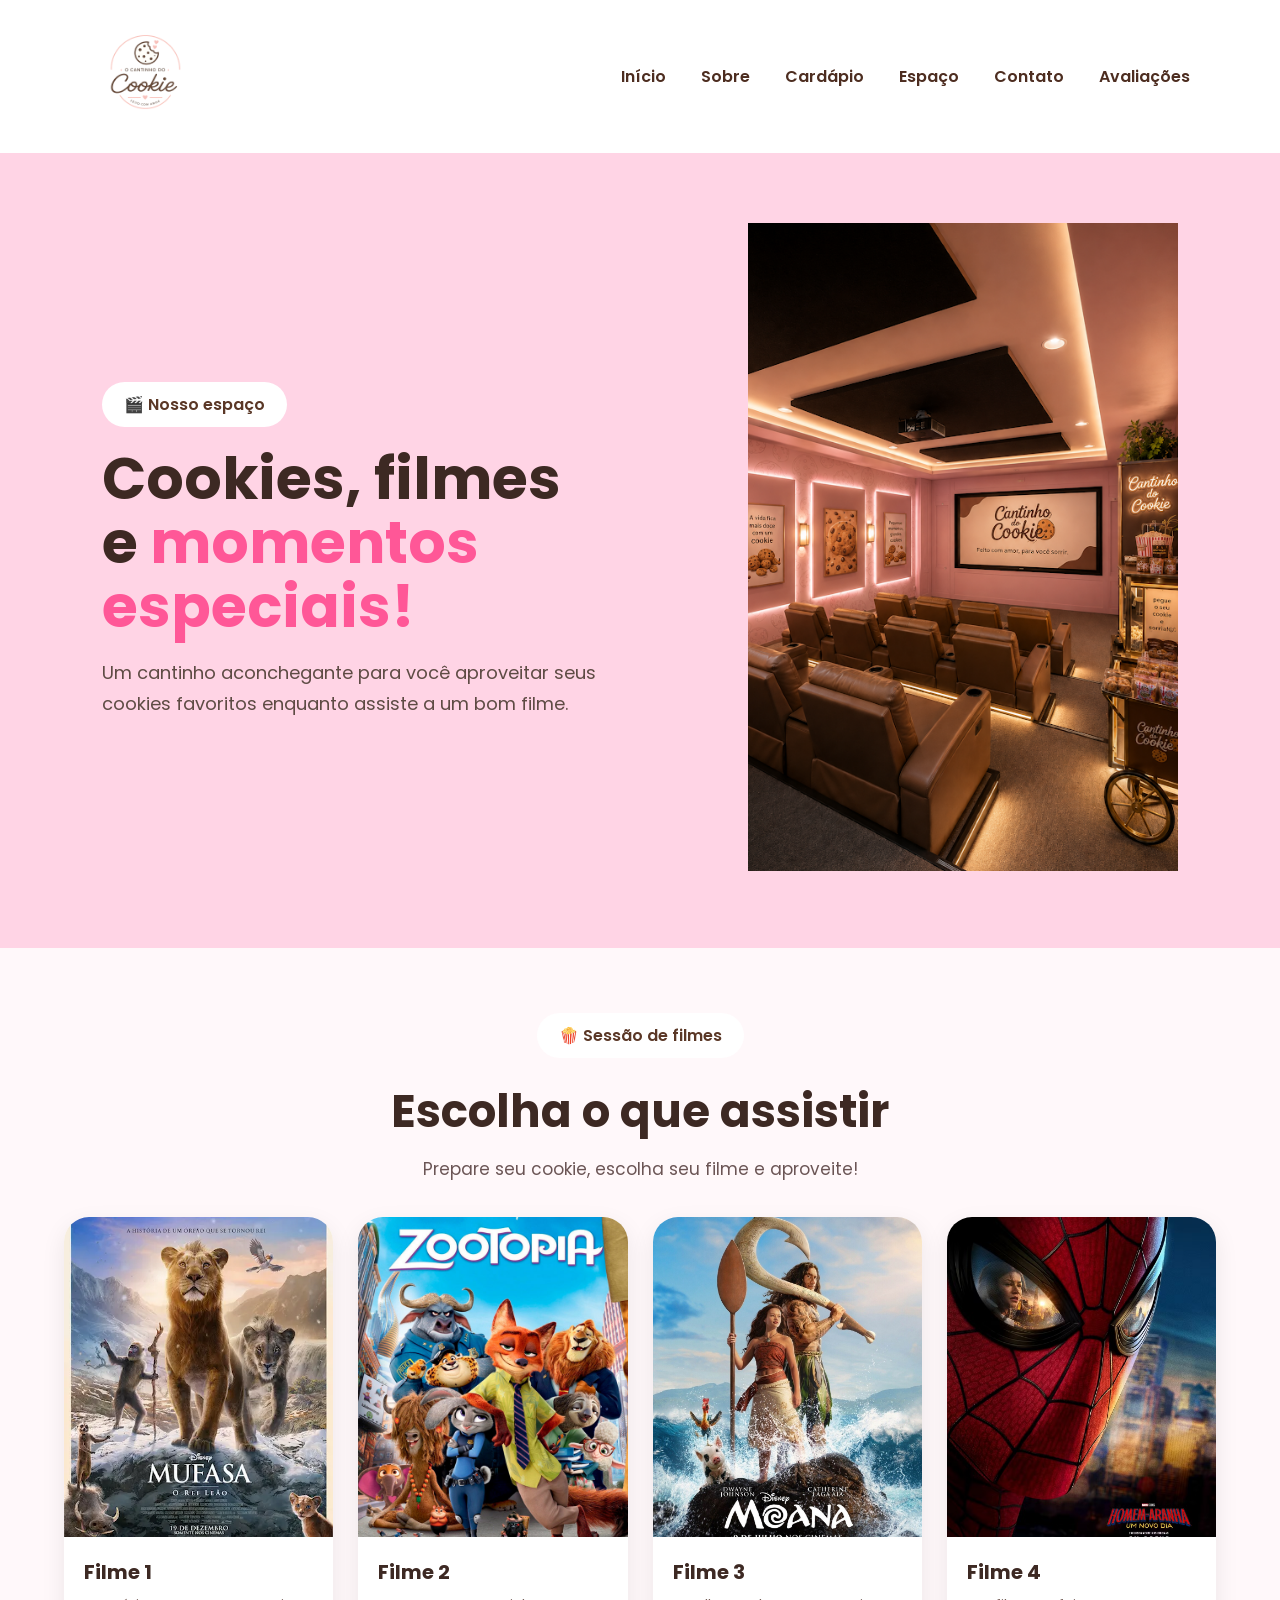
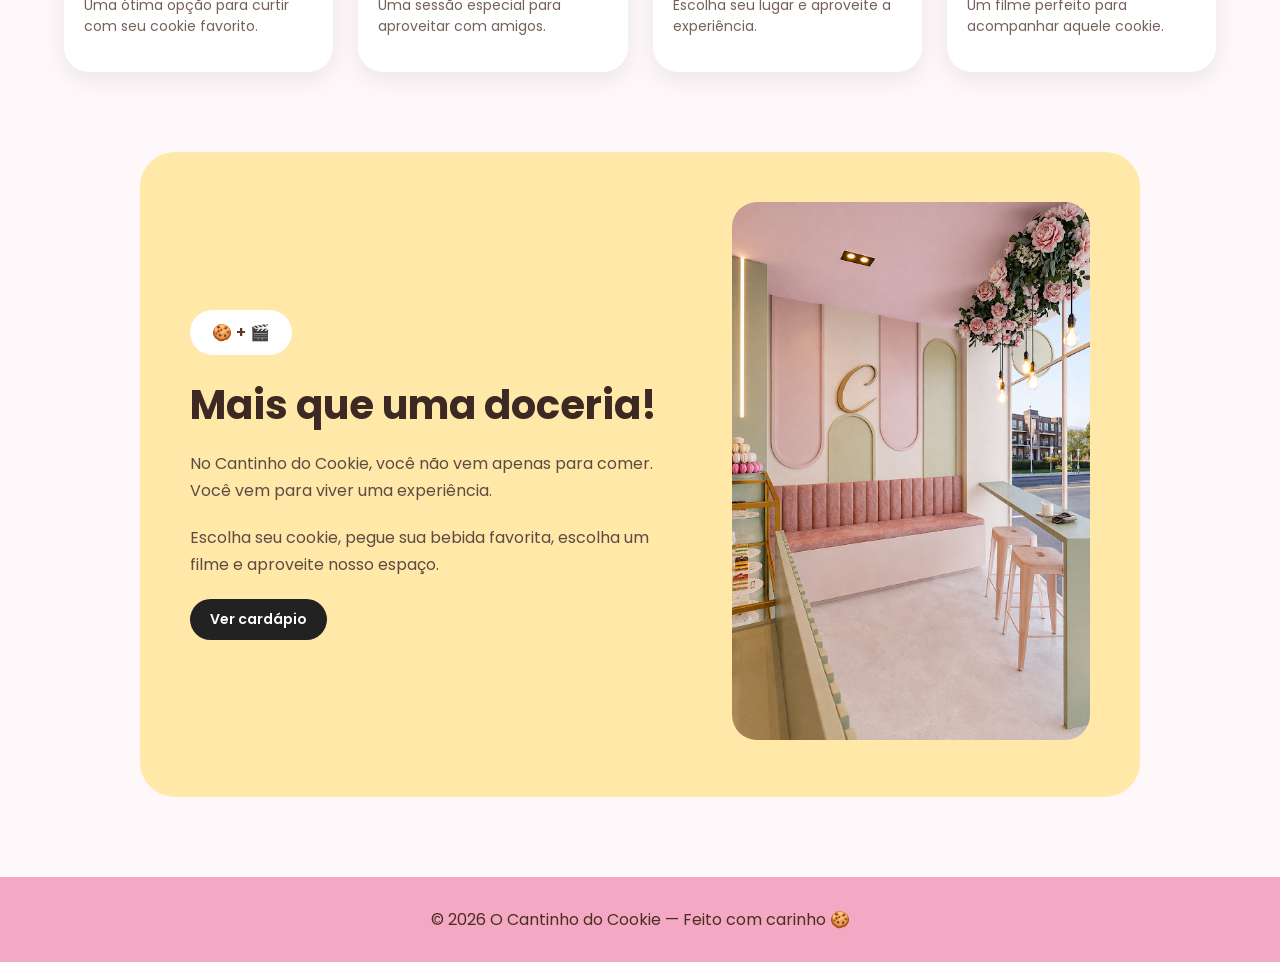
<file: Espaçofilmes.html>
<!DOCTYPE html>
<html lang="pt-BR">

<head>

    <meta charset="UTF-8">
    <meta name="viewport" content="width=device-width, initial-scale=1.0">

    <title>Espaço | O Cantinho do Cookie</title>

    <link rel="preconnect" href="https://fonts.googleapis.com">
    <link rel="preconnect" href="https://fonts.gstatic.com" crossorigin>

    <link href="https://fonts.googleapis.com/css2?family=Poppins:wght@300;400;500;600;700;800&display=swap" rel="stylesheet">

    <style>

        *{
            margin:0;
            padding:0;
            box-sizing:border-box;
            font-family:'Poppins',sans-serif;
        }

        body{
            background:#fff8fa;
            color:#222;
        }

        /* ================= HEADER ================= */

        header{
            width:100%;
            padding:18px 7%;
            display:flex;
            justify-content:space-between;
            align-items:center;
            background:white;
            box-shadow:0 2px 15px rgba(0,0,0,.08);
        }

        .logo img{
            width:110px;
        }

        nav ul{
            display:flex;
            gap:35px;
            list-style:none;
        }

        nav a{
            text-decoration:none;
            color:#4d2d20;
            font-weight:600;
            transition:.3s;
        }

        nav a:hover{
            color:#ff6ea9;
        }

        /* ================= BANNER ================= */

        .hero-filmes{
            min-height:430px;
            padding:70px 8%;

            display:flex;
            align-items:center;
            justify-content:space-between;

            background:#ffd4e5;
        }

        .hero-texto{
            width:50%;
        }

        .tag{
            display:inline-block;
            background:white;
            color:#5a3726;
            padding:10px 22px;
            border-radius:30px;
            font-weight:600;
            margin-bottom:20px;
        }

        .hero-texto h1{
            font-size:58px;
            line-height:1.1;
            color:#3d2923;
            margin-bottom:20px;
        }

        .hero-texto h1 span{
            color:#ff5797;
        }

        .hero-texto p{
            font-size:18px;
            line-height:1.7;
            color:#5e4b44;
        }

        .hero-imagem{
            width:40%;
            text-align:center;
        }

        .hero-imagem img{
            width:100%;
            max-width:450px;
        }

        /* ================= ESPAÇO ================= */

        .titulo{
            text-align:center;
            padding:65px 20px 35px;
        }

        .titulo h2{
            font-size:45px;
            color:#3d2923;
            margin-bottom:10px;
        }

        .titulo p{
            color:#6b5555;
            font-size:17px;
        }

        /* ================= FILMES ================= */

        .filmes{
            width:90%;
            max-width:1250px;
            margin:0 auto 80px;

            display:grid;
            grid-template-columns:repeat(4,1fr);
            gap:25px;
        }

        .filme{
            background:white;
            border-radius:25px;
            overflow:hidden;
            box-shadow:0 8px 25px rgba(0,0,0,.08);
            transition:.3s;
        }

        .filme:hover{
            transform:translateY(-8px);
            box-shadow:0 15px 30px rgba(0,0,0,.13);
        }

        .filme img{
            width:100%;
            height:320px;
            object-fit:cover;
            display:block;
        }

        .filme-info{
            padding:20px;
        }

        .filme-info h3{
            color:#3d2923;
            font-size:20px;
            margin-bottom:8px;
        }

        .filme-info p{
            color:#76615a;
            font-size:14px;
            line-height:1.5;
            margin-bottom:15px;
        }

        .botao{
            display:inline-block;
            background:#222;
            color:white;
            text-decoration:none;
            padding:10px 20px;
            border-radius:25px;
            font-size:14px;
            font-weight:600;
            transition:.3s;
        }

        .botao:hover{
            background:#ff6ea9;
        }

        /* ================= EXPERIÊNCIA ================= */

        .experiencia{
            width:90%;
            max-width:1000px;
            margin:0 auto 80px;
            padding:50px;
            border-radius:35px;
            background:#ffe8a8;

            display:flex;
            align-items:center;
            justify-content:space-between;
            gap:50px;
        }

        .experiencia-texto{
            width:55%;
        }

        .experiencia-texto h2{
            font-size:40px;
            color:#3d2923;
            margin-bottom:15px;
        }

        .experiencia-texto p{
            color:#5e4b44;
            line-height:1.7;
            margin-bottom:20px;
        }

        .experiencia-imagem{
            width:40%;
            text-align:center;
        }

        .experiencia-imagem img{
            width:100%;
            max-width:400px;
            border-radius:25px;
        }

        /* ================= FOOTER ================= */

        footer{
            background:#f3a9c3;
            padding:30px;
            text-align:center;
            color:#4d2d20;
        }

        /* ================= RESPONSIVO ================= */

        @media(max-width:1000px){

            .filmes{
                grid-template-columns:repeat(2,1fr);
            }

        }

        @media(max-width:700px){

            header{
                flex-direction:column;
                gap:15px;
            }

            nav ul{
                gap:15px;
                flex-wrap:wrap;
                justify-content:center;
            }

            .hero-filmes{
                flex-direction:column;
                text-align:center;
                gap:30px;
            }

            .hero-texto,
            .hero-imagem{
                width:100%;
            }

            .hero-texto h1{
                font-size:42px;
            }

            .filmes{
                grid-template-columns:1fr;
            }

            .experiencia{
                flex-direction:column;
                text-align:center;
            }

            .experiencia-texto,
            .experiencia-imagem{
                width:100%;
            }

        }

    </style>

</head>

<body>


    <!-- ================= HEADER ================= -->

    <header>

        <div class="logo">
            <img src="imagens/logo cantinho do cookie.png" alt="O Cantinho do Cookie">
        </div>

        <nav>

            <ul>

                <li><a href="index.html">Início</a></li>

                <li><a href="Sobrenós.html">Sobre</a></li>

                <li><a href="Cardapio.html">Cardápio</a></li>

                <li><a href="Espaçofilmes.html">Espaço</a></li>

                <li><a href="Contato.html">Contato</a></li>

                 <li><a href="Avaliações.html">Avaliações</a></li>

            </ul>

        </nav>

    </header>


    <!-- ================= HERO ================= -->

    <section class="hero-filmes">

        <div class="hero-texto">

            <span class="tag">🎬 Nosso espaço</span>

            <h1>
                Cookies, filmes<br>
                e <span>momentos especiais!</span>
            </h1>

            <p>
                Um cantinho aconchegante para você aproveitar seus
                cookies favoritos enquanto assiste a um bom filme.
            </p>

        </div>

        <div class="hero-imagem">

            <img src="imagens/Espaço Filmes.png"
                 alt="Espaço de filmes">

        </div>

    </section>


    <!-- ================= FILMES ================= -->

    <section class="titulo">

        <span class="tag">🍿 Sessão de filmes</span>

        <h2>Escolha o que assistir</h2>

        <p>
            Prepare seu cookie, escolha seu filme e aproveite!
        </p>

    </section>


    <main class="filmes">


        <!-- FILME 1 -->

        <article class="filme">

            <img src="imagens/Filme mufasa.webp"
                 alt="Filme">

            <div class="filme-info">

                <h3>Filme 1</h3>

                <p>
                    Uma ótima opção para curtir com seu cookie favorito.
                </p>

            </div>

        </article>


        <!-- FILME 2 -->

        <article class="filme">

            <img src="imagens/Filme zootopia.jpg"
                 alt="Filme">

            <div class="filme-info">

                <h3>Filme 2</h3>

                <p>
                    Uma sessão especial para aproveitar com amigos.
                </p>

            </div>

        </article>


        <!-- FILME 3 -->

        <article class="filme">

            <img src="imagens/Filme moana.jpeg"
                 alt="Filme">

            <div class="filme-info">

                <h3>Filme 3</h3>

                <p>
                    Escolha seu lugar e aproveite a experiência.
                </p>

            </div>

        </article>


        <!-- FILME 4 -->

        <article class="filme">

            <img src="imagens/Filme homem aranha.avif"
                 alt="Filme">

            <div class="filme-info">

                <h3>Filme 4</h3>

                <p>
                    Um filme perfeito para acompanhar aquele cookie.
                </p>

            </div>

        </article>


    </main>


    <!-- ================= EXPERIÊNCIA ================= -->

    <section class="experiencia">

        <div class="experiencia-texto">

            <span class="tag">🍪 + 🎬</span>

            <h2>Mais que uma doceria!</h2>

            <p>
                No Cantinho do Cookie, você não vem apenas para comer.
                Você vem para viver uma experiência.
            </p>

            <p>
                Escolha seu cookie, pegue sua bebida favorita,
                escolha um filme e aproveite nosso espaço.
            </p>

            <a href="Cardapio.html" class="botao">
                Ver cardápio
            </a>

        </div>

        <div class="experiencia-imagem">

            <img src="imagens/Imagem loja.png"
                 alt="Espaço do Cantinho do Cookie">

        </div>

    </section>


    <!-- ================= FOOTER ================= -->

    <footer>

        <p>
            © 2026 O Cantinho do Cookie — Feito com carinho 🍪
        </p>

    </footer>


</body>

</html>
</file>
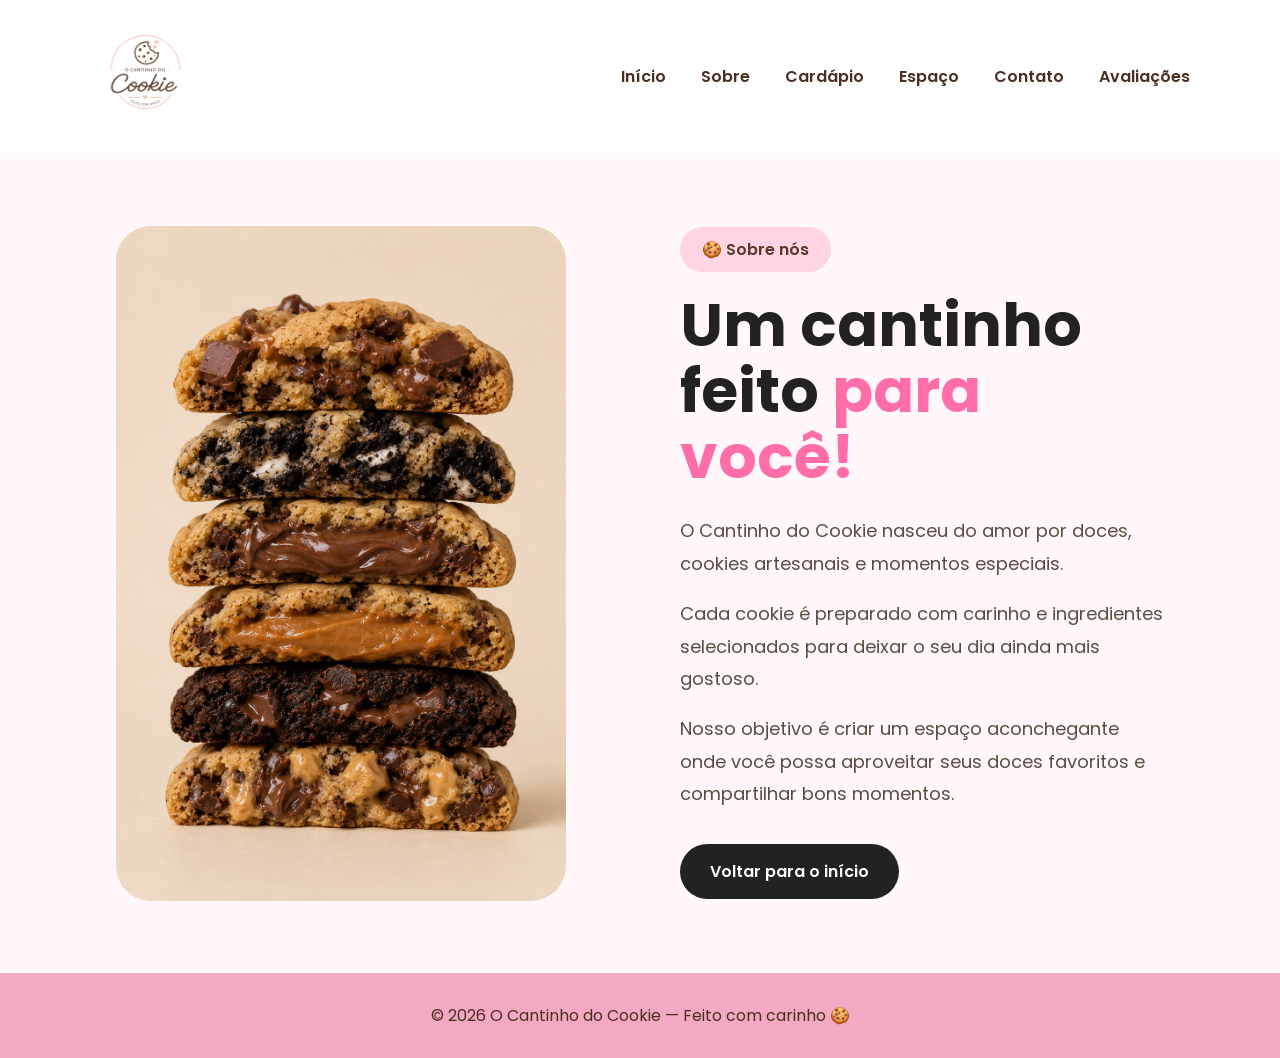
<file: Sobrenós.html>
<!DOCTYPE html>
<html lang="pt-BR">

<head>
    <meta charset="UTF-8">
    <meta name="viewport" content="width=device-width, initial-scale=1.0">

    <title>Sobre Nós | O Cantinho do Cookie</title>

    <link rel="preconnect" href="https://fonts.googleapis.com">
    <link rel="preconnect" href="https://fonts.gstatic.com" crossorigin>

    <link href="https://fonts.googleapis.com/css2?family=Poppins:wght@300;400;500;600;700;800&display=swap" rel="stylesheet">

    <style>

        *{
            margin:0;
            padding:0;
            box-sizing:border-box;
            font-family:'Poppins', sans-serif;
        }

        body{
            background:#fff;
            color:#222;
        }

        /* ================= HEADER ================= */

        header{
            width:100%;
            padding:18px 7%;
            display:flex;
            justify-content:space-between;
            align-items:center;
            background:#fff;
            box-shadow:0 2px 15px rgba(0,0,0,.08);
        }

        .logo img{
            width:110px;
        }

        nav ul{
            display:flex;
            gap:35px;
            list-style:none;
        }

        nav a{
            text-decoration:none;
            color:#4d2d20;
            font-weight:600;
            transition:.3s;
        }

        nav a:hover{
            color:#ff6ea9;
        }

        /* ================= SOBRE ================= */

        .sobre{
            min-height:calc(100vh - 80px);
            padding:70px 8%;

            display:flex;
            align-items:center;
            justify-content:center;
            gap:80px;

            background:#fff7f9;
        }

        .sobre-imagem{
            width:45%;
        }

        .sobre-imagem img{
            width:100%;
            max-width:450px;
            border-radius:35px;
            display:block;
        }

        .sobre-texto{
            width:45%;
        }

        .tag{
            display:inline-block;
            background:#ffd4e5;
            color:#5a3726;
            padding:10px 22px;
            border-radius:30px;
            font-weight:600;
            margin-bottom:20px;
        }

        .sobre-texto h1{
            font-size:60px;
            line-height:1.1;
            color:#222;
            margin-bottom:25px;
        }

        .sobre-texto h1 span{
            color:#ff6ea9;
        }

        .sobre-texto p{
            font-size:18px;
            line-height:1.8;
            color:#5e4b44;
            margin-bottom:18px;
        }

        .botao{
            display:inline-block;
            margin-top:15px;
            padding:15px 30px;
            border-radius:40px;
            background:#222;
            color:white;
            text-decoration:none;
            font-weight:600;
            transition:.3s;
        }

        .botao:hover{
            background:#ff6ea9;
            transform:translateY(-3px);
        }

        /* ================= FOOTER ================= */

        footer{
            background:#f3a9c3;
            padding:30px;
            text-align:center;
            color:#4d2d20;
        }

        /* ================= RESPONSIVO ================= */

        @media(max-width:900px){

            .sobre{
                flex-direction:column;
                text-align:center;
                gap:40px;
            }

            .sobre-imagem,
            .sobre-texto{
                width:100%;
            }

            .sobre-texto h1{
                font-size:45px;
            }

            nav ul{
                gap:15px;
            }

        }

    </style>

</head>

<body>

    <!-- ================= HEADER ================= -->

    <header>

        <div class="logo">
            <img src="imagens/logo cantinho do cookie.png" alt="O Cantinho do Cookie">
        </div>

        <nav>

            <ul>

                <li><a href="index.html">Início</a></li>

                <li><a href="Sobrenós.html">Sobre</a></li>

                <li><a href="Cardapio.html">Cardápio</a></li>

                <li><a href="Espaçofilmes.html">Espaço</a></li>

                <li><a href="Contato.html">Contato</a></li>

                 <li><a href="Avaliações.html">Avaliações</a></li>

            </ul>

        </nav>

    </header>


    <!-- ================= SOBRE NÓS ================= -->

    <main>

        <section class="sobre">

            <div class="sobre-imagem">

                <img src="imagens/Cookie imagem.jpg"
                     alt="Cookies artesanais">

            </div>


            <div class="sobre-texto">

                <span class="tag">🍪 Sobre nós</span>

                <h1>
                    Um cantinho feito
                    <span>para você!</span>
                </h1>

                <p>
                    O Cantinho do Cookie nasceu do amor por doces,
                    cookies artesanais e momentos especiais.
                </p>

                <p>
                    Cada cookie é preparado com carinho e ingredientes
                    selecionados para deixar o seu dia ainda mais gostoso.
                </p>

                <p>
                    Nosso objetivo é criar um espaço aconchegante onde
                    você possa aproveitar seus doces favoritos e compartilhar
                    bons momentos.
                </p>

                <a href="index.html" class="botao">
                    Voltar para o início
                </a>

            </div>

        </section>

    </main>


    <!-- ================= FOOTER ================= -->

    <footer>

        <p>
            © 2026 O Cantinho do Cookie — Feito com carinho 🍪
        </p>

    </footer>

</body>

</html>
</file>
<file: style.css>
/* ==========================
   RESET & BASE
========================== */

* {
    margin: 0;
    padding: 0;
    box-sizing: border-box;
    font-family: 'Poppins', sans-serif;
}

html {
    scroll-behavior: smooth;
}

body {
    overflow-x: hidden;
}

/* ==========================
   HEADER
========================== */

header {
    position: fixed;
    top: 0;
    left: 0;
    width: 100%;
    padding: 10px 8%;
    display: flex;
    justify-content: space-between;
    align-items: center;
    z-index: 1000;
    background: rgb(248, 123, 173, 0.1);
    
   
}

.logo img {
    width: 110px;
}

nav ul {
    display: flex;
    list-style: none;
    gap: 35px;
}

nav a {
    text-decoration: none;
    color: #5a3726;
    font-size: 17px;
    font-weight: 600;
    transition: 0.3s;
}

nav a:hover {
    color: #ff6ea9;
}

.menu-toggle, .menu-icon {
    display: none;
}

/* ==========================
   BANNER & CARROSSEL (CORRIGIDO)
========================== */

.banner {
    width: 100%;
    height: 650px;
    overflow: hidden;
    position: relative;
}

/* O container precisa ter 400% de largura para abrigar 4 slides de 100% da tela */
.slider {
    display: flex;
    width: 400%; 
    height: 100%;
    transition: transform 0.8s ease-in-out;
}

/* Cada slide ocupa exatamente 1/4 (25%) do slider, totalizando 100% da viewport */
.slide {
    width: 25%; 
    height: 100%;
    display: flex;
    align-items: center; /* Centraliza o conteúdo verticalmente */
    justify-content: flex-start; /* Alinha o texto à esquerda */
    padding: 0 8%;
    flex-shrink: 0;
    background-repeat: no-repeat;
    background-position: center center;
    background-size: cover;
}

/* ==========================
   RESPONSIVO DO BANNER
========================== */

@media (max-width: 900px) {
    .banner {
        height: 480px;
    }

    .slide {
        flex-direction: column;
        justify-content: center;
        text-align: center;
        padding: 60px 5% 20px 5%;
    }
}

.ana {
    background-image: url('cookieBanner.png');
    background-size: cover;
    background-position: center;
}

.texto {
    margin-top: 0; /* Removido o -250px que empurrava o conteúdo para fora */
    max-width: 600px; /* Evita que o texto ocupe toda a largura */
    z-index: 2;
}
.texto span {
    color: #8a4d30;
    font-size: 22px;
    font-weight: 600;
}

.texto h1, .texto .h1_esp {
    font-size: 65px;
    margin: 20px 0;
    line-height: 1.1;
}

.texto h1 { color: #4d2d20; }
.texto .h1_esp { color: #f5f3f3; }

.texto p {
    color: #5e4b44;
    font-size: 20px;
    margin-bottom: 35px;
}

.texto .p-branco {
    color: #ffffff;
}

.botao {
    display: inline-block;
    background: #ff6ea9;
    color: white;
    text-decoration: none;
    padding: 16px 40px;
    border-radius: 40px;
    font-size: 18px;
    font-weight: 600;
    transition: 0.3s;
}

.botao:hover {
    background: #ff4f95;
    transform: translateY(-4px);
}

.imagem {
    width: 45%;
    display: flex;
    justify-content: center;
}

.imagem img {
    width: 520px;
    max-width: 100%;
}

/* Controls */

.prev, .next {
    position: absolute;
    top: 50%;
    transform: translateY(-50%);
    width: 55px;
    height: 55px;
    border: none;
    border-radius: 50%;
    background: white;
    cursor: pointer;
    font-size: 25px;
    color: #6d4b3c;
    transition: 0.3s;
}

.prev:hover, .next:hover {
    background: #ff6ea9;
    color: white;
}

.prev { left: 30px; }
.next { right: 30px; }

.dots {
    position: absolute;
    bottom: 35px;
    left: 50%;
    transform: translateX(-50%);
    display: flex;
    gap: 12px;
}

.dot {
    width: 14px;
    height: 14px;
    border-radius: 50%;
    background: white;
}

.dot.active {
    background: #ff6ea9;
}


/* ==========================
   COOKIE CARDS & CORES (DESKTOP)
========================== */

.cookie-card {
    width: 100%;
    padding: 50px 0;
    display: flex;
    justify-content: center;
}

.cookie-box {
    width: 90%;
    min-height: 430px;
    border-radius: 40px;
    padding: 60px;
    display: flex;
    justify-content: space-between;
    align-items: center;
    position: relative;
    background: #F8AFC2; /* Cor padrão do card 1 */
}

/* CORES DOS CARDS */
.cookie-box.amarelo { background: #FFE08A; }
.cookie-box.verde   { background: #BDECB6; }
.cookie-box.azul    { background: #BFDFFF; }
.cookie-box.bege    { background: #F7D8A8; }
.cookie-box.rosa    { background: #F8B5C8; }

.cookie-texto {
    width: 55%;
    z-index: 2;
}

/* TAMANHO DOS TEXTOS NO DESKTOP */
.cookie-texto h2 {
    font-size: 60px;
    line-height: 65px;
    color: #222;
    margin-bottom: 25px;
}

.cookie-texto p {
    font-size: 18px;
    line-height: 30px;
    color: #444;
    margin-bottom: 25px;
}

.tag {
    display: inline-block;
    background: white;
    color: #444;
    padding: 10px 22px;
    border-radius: 30px;
    font-weight: 600;
    margin-bottom: 25px;
}

/* IMAGEM NO DESKTOP */
.cookie-img {
    max-width: 380px;
    width: 40%;
    height: auto;
    z-index: 2;
    transition: 0.3s;
}

/* INVERSÃO DOS CARDS 2 E 4 NO DESKTOP */
.cookie-card.reverse .cookie-box {
    flex-direction: row-reverse;
}

/* ==========================
   RESPONSIVO (MOBILE)
========================== */

@media (max-width: 900px) {

    /* Cards em coluna no celular */
    .cookie-box, 
    .cookie-card.reverse .cookie-box {
        flex-direction: column-reverse !important;
        height: auto;
        padding: 40px 20px;
        text-align: center;
    }

    .cookie-texto {
        width: 100%;
    }

    /* REDUÇÃO EXCLUSIVA PARA O MOBILE */
    .cookie-texto h2 {
        font-size: 32px;
        line-height: 38px;
        margin-bottom: 15px;
    }

    .cookie-texto p {
        font-size: 15px;
        line-height: 24px;
        margin-bottom: 15px;
    }

    .tag {
        font-size: 14px;
        padding: 8px 16px;
        margin-bottom: 15px;
    }

    /* Imagem no celular */
    .cookie-img {
        width: 100%;
        max-width: 250px;
        margin-bottom: 20px;
        position: static !important;
        transform: none !important;
    }
}

/* ==========================
   FOOTER
========================== */

.footer {
    background: #f3b2c9;
    color: white;
    margin-top: 80px;
}

.footer-container {
    width: 90%;
    margin: auto;
    padding: 60px 0;
    display: grid;
    grid-template-columns: 2fr 1fr 1fr 1fr;
    gap: 50px;
}

.footer-logo img {
    width: 140px;
    margin-bottom: 20px;
}

.footer-logo p, .footer h3, .footer-contato p, .footer-copy {
    color: #4d2d20;
}

.footer h3 { margin-bottom: 20px; }
.footer ul { list-style: none; }
.footer ul li { margin-bottom: 12px; }

.footer a {
    color: #4d2d20;
    text-decoration: none;
    display: block;
    margin-bottom: 12px;
    transition: 0.3s;
}

.footer a:hover { color: #fe85c0; }

.footer-copy {
    border-top: 1px solid rgba(255, 255, 255, .2);
    text-align: center;
    padding: 20px;
    font-size: 14px;
}

/* ==========================
   RESPONSIVE DESIGN
========================== */

@media (max-width: 900px) {
    header { padding: 15px 5%; }

    .menu-icon {
        display: block;
        font-size: 28px;
        cursor: pointer;
        user-select: none;
        color: #5a3726;
    }

    nav {
        display: none;
        position: absolute;
        top: 100%;
        left: 0;
        width: 100%;
        background-color: #fff;
        box-shadow: 0 4px 6px rgba(0,0,0,0.1);
    }

    nav ul {
        flex-direction: column;
        padding: 20px;
        gap: 15px;
        text-align: center;
    }

    .menu-toggle:checked ~ nav {
        display: block;
    }

    .slide {
        flex-direction: column;
        justify-content: center;
        text-align: center;
        padding: 40px 5%;
    }

    .texto, .imagem { width: 100%; }

    .texto h1 { font-size: 40px; }

    .imagem img {
        width: 280px;
        margin-top: 20px;
    }

    .cookie-box {
        flex-direction: column;
        height: auto;
        padding: 40px 20px;
        text-align: center;
    }

    .cookie-texto { width: 100%; }

    .cookie-img {
        position: relative;
        right: auto;
        left: auto;
        top: auto;
        transform: none;
        max-width: 250px;
        margin-top: 20px;
    }

    .footer-container {
        grid-template-columns: 1fr;
        text-align: center;
    }

    .footer-logo img {
        margin: 0 auto 20px;
    }
}
</file>
<file: Avaliações.css>
/* ================= RESET ================= */

*{
    margin:0;
    padding:0;
    box-sizing:border-box;
    font-family:'Poppins',sans-serif;
}

html{
    scroll-behavior:smooth;
}

body{
    background:#fff8fa;
    color:#333;
}


/* ================= HEADER ================= */

header{
    width:100%;
    padding:18px 7%;

    display:flex;
    justify-content:space-between;
    align-items:center;

    background:white;

    box-shadow:0 2px 15px rgba(0,0,0,.08);
}

.logo img{
    width:110px;
}

nav ul{
    display:flex;
    gap:28px;
    list-style:none;
}

nav a{
    text-decoration:none;
    color:#4d2d20;
    font-weight:600;

    transition:.3s;
}

nav a:hover{
    color:#ff5797;
}


/* ================= CAPA ================= */

.capa-avaliacoes{

    text-align:center;

    padding:90px 20px 80px;

    background:#ffd4e5;
}

.capa-avaliacoes span{

    display:inline-block;

    background:white;

    padding:10px 22px;

    border-radius:30px;

    color:#5a3726;

    font-weight:600;

    margin-bottom:20px;
}

.capa-avaliacoes h1{

    font-size:55px;

    line-height:1.15;

    color:#4d2d20;

    margin-bottom:20px;
}

.capa-avaliacoes strong{
    color:#ff5797;
}

.capa-avaliacoes p{

    color:#684f48;

    font-size:18px;
}


/* ================= AVALIAÇÕES ================= */

.avaliacoes{

    padding:80px 7%;
}

.titulo{

    text-align:center;

    margin-bottom:50px;
}

.titulo span{

    font-size:35px;
}

.titulo h2{

    font-size:40px;

    color:#4d2d20;

    margin:10px 0;
}

.titulo p{

    color:#725f59;

    font-size:16px;
}


/* ================= CARDS ================= */

.cards-avaliacoes{

    max-width:1200px;

    margin:auto;

    display:grid;

    grid-template-columns:repeat(3,1fr);

    gap:30px;
}


.avaliacao{

    background:white;

    padding:30px;

    border-radius:30px;

    box-shadow:0 8px 25px rgba(0,0,0,.08);

    transition:.3s;
}

.avaliacao:hover{

    transform:translateY(-7px);

    box-shadow:0 15px 30px rgba(0,0,0,.12);
}


/* ================= ESTRELAS ================= */

.estrelas{

    color:#ffc83d;

    font-size:22px;

    letter-spacing:3px;

    margin-bottom:20px;
}


/* ================= TEXTO ================= */

.avaliacao > p{

    color:#5d514d;

    font-size:15px;

    line-height:1.8;

    min-height:105px;

    margin-bottom:25px;
}


/* ================= CLIENTE ================= */

.cliente{

    display:flex;

    align-items:center;

    gap:14px;

    border-top:1px solid #eee;

    padding-top:20px;
}

.avatar{

    width:48px;

    height:48px;

    border-radius:50%;

    background:#ffb5ce;

    display:flex;

    align-items:center;

    justify-content:center;

    color:white;

    font-size:20px;

    font-weight:700;
}

.cliente h3{

    color:#4d2d20;

    font-size:16px;
}

.cliente span{

    color:#999;

    font-size:13px;
}


/* ================= FOOTER ================= */

footer{

    background:#f3a9c3;

    text-align:center;

    padding:40px 20px;

    color:#4d2d20;
}

.footer-logo img{

    width:110px;

    margin-bottom:15px;
}

footer p{

    max-width:500px;

    margin:0 auto 15px;

    font-size:14px;

    line-height:1.6;
}

footer span{

    font-size:13px;
}


/* ================= RESPONSIVO ================= */

@media(max-width:950px){

    .cards-avaliacoes{

        grid-template-columns:repeat(2,1fr);

    }

    .capa-avaliacoes h1{

        font-size:45px;

    }

}

@media(max-width:650px){

    header{

        flex-direction:column;

        gap:15px;

    }

    nav ul{

        gap:12px;

        flex-wrap:wrap;

        justify-content:center;

    }

    .cards-avaliacoes{

        grid-template-columns:1fr;

    }

    .capa-avaliacoes h1{

        font-size:36px;

    }

    .titulo h2{

        font-size:30px;

    }

}
</file>
